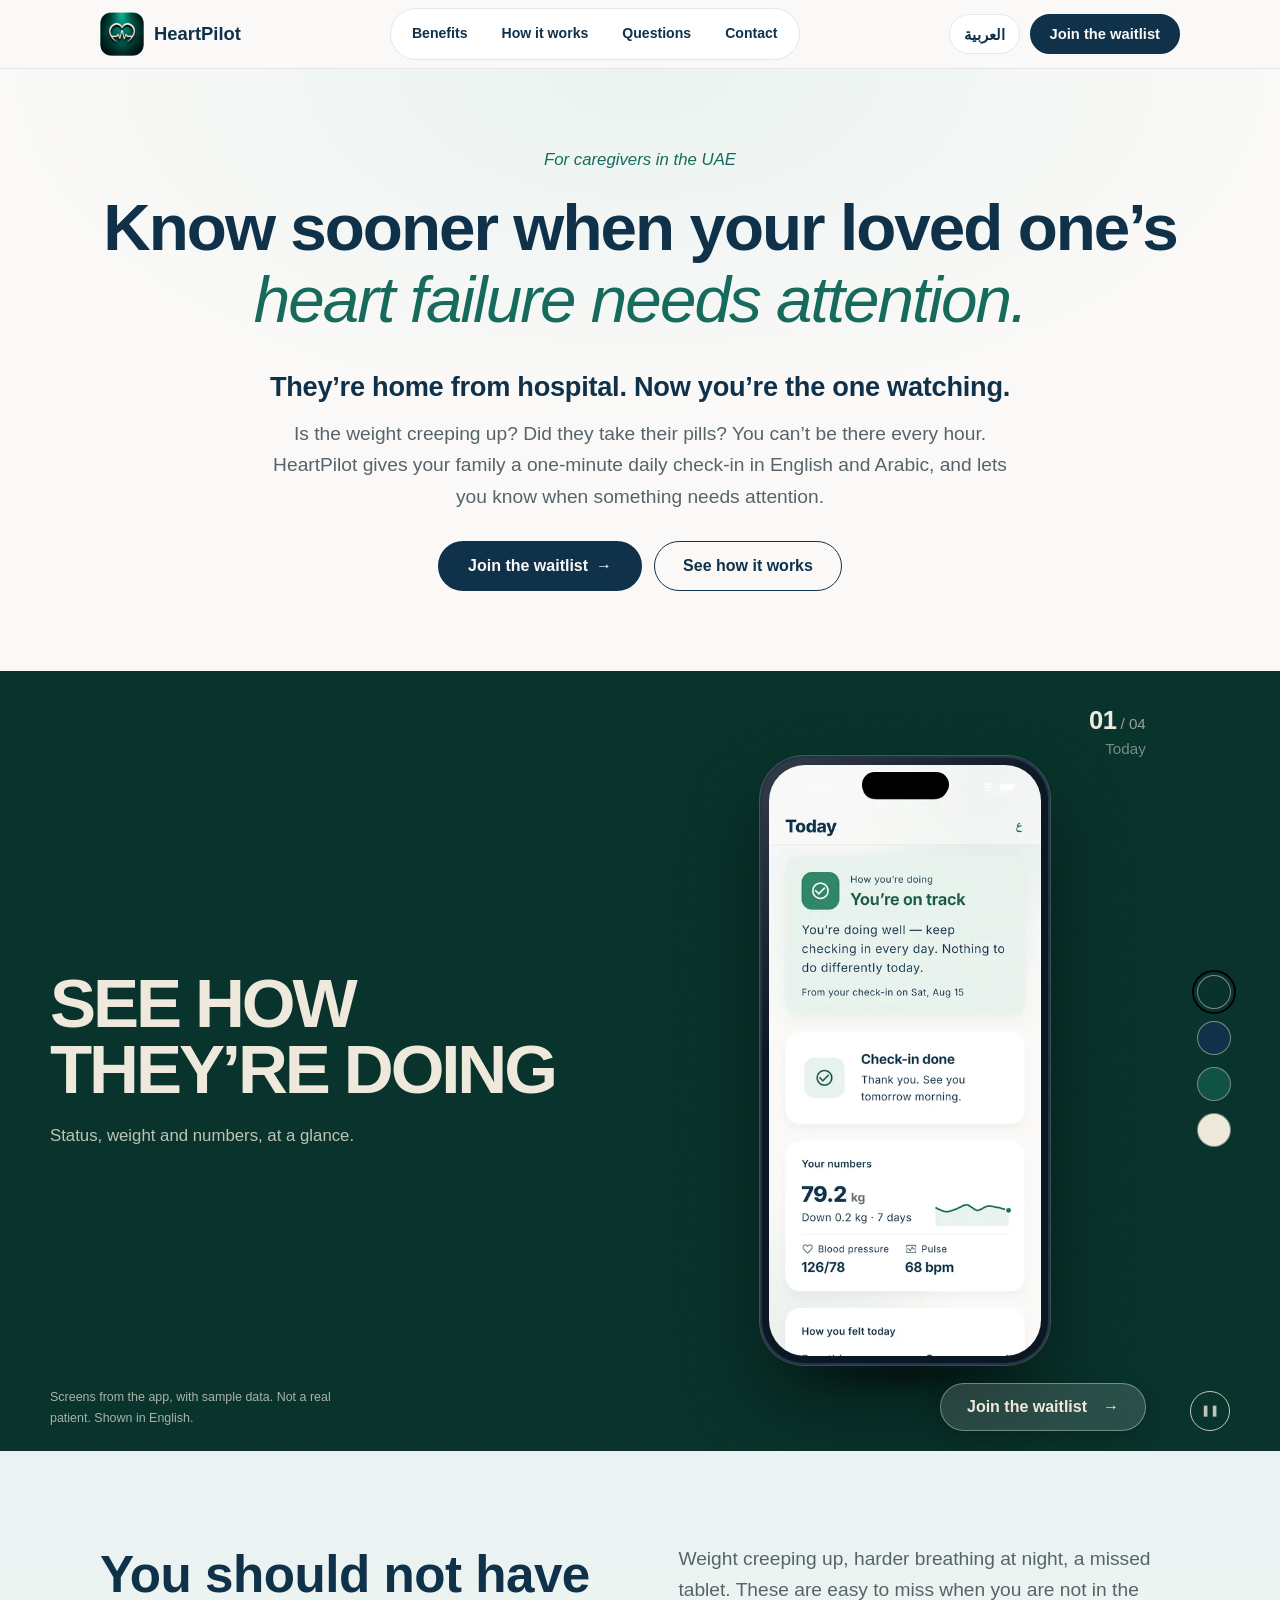
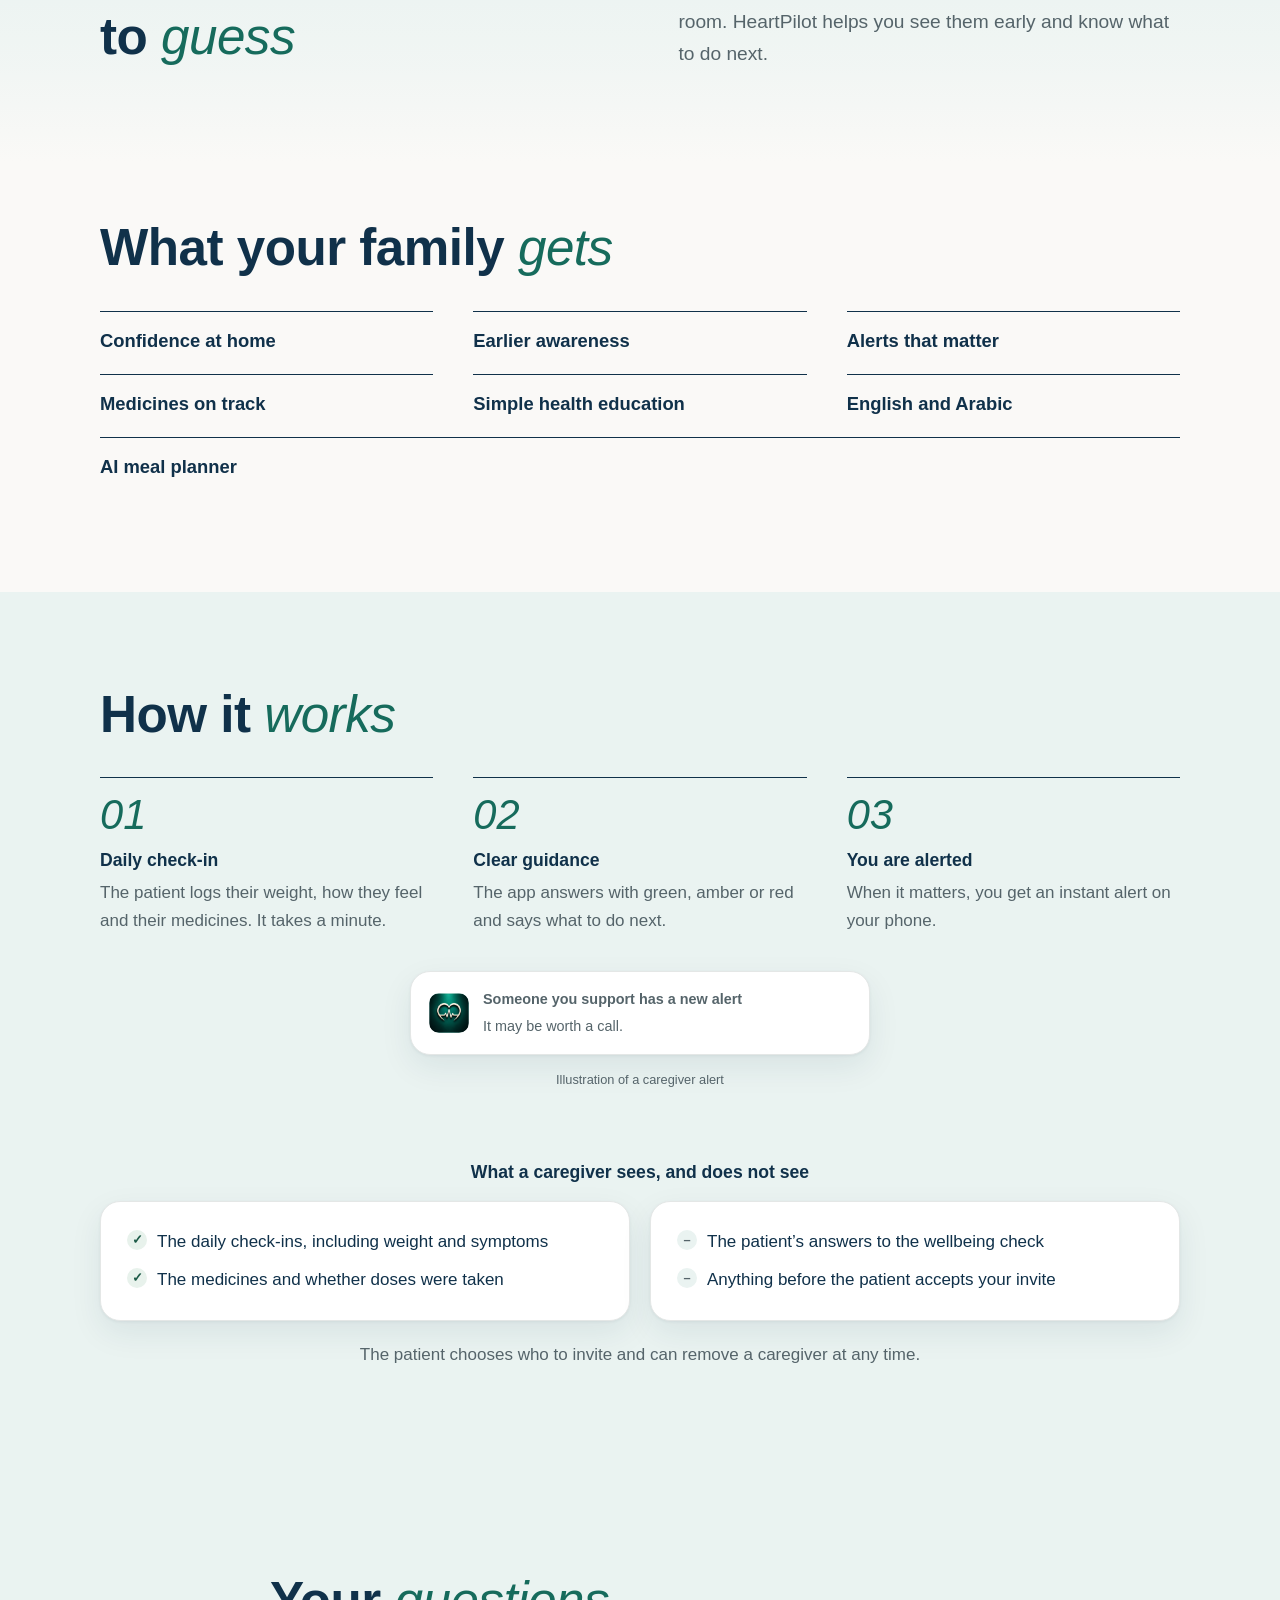
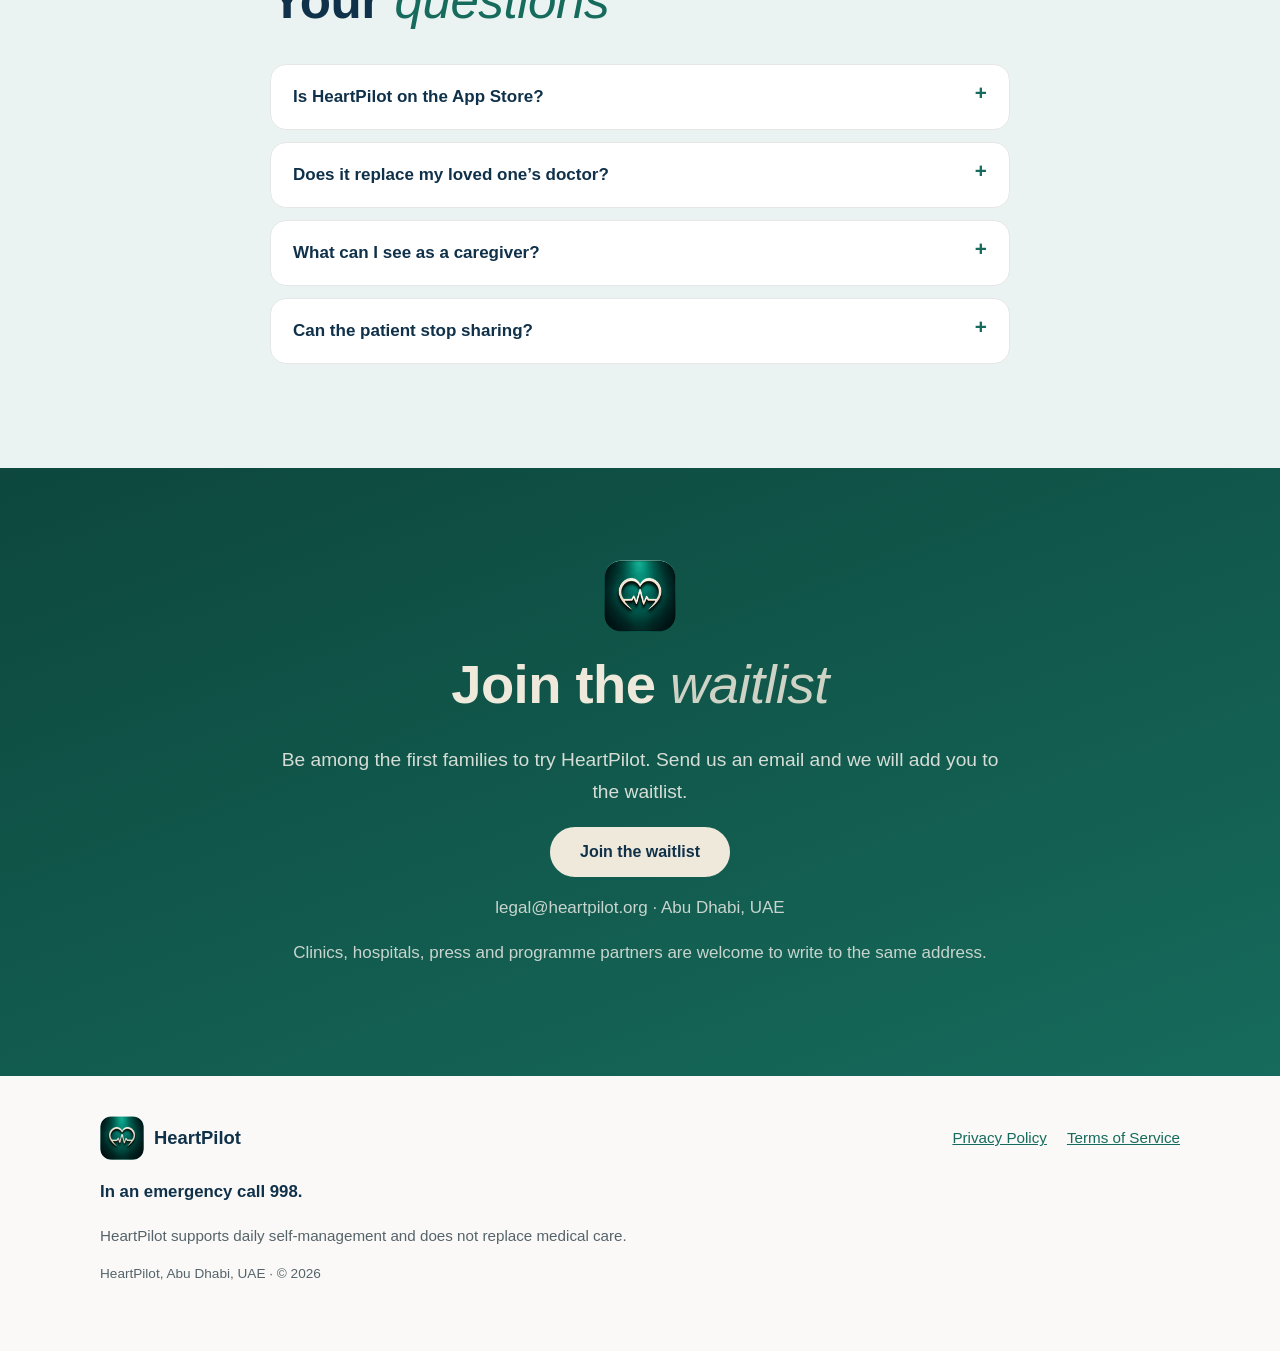
<file: index.html>
<!DOCTYPE html>
<html lang="en" dir="ltr">
<head>
<meta charset="utf-8">
<meta name="viewport" content="width=device-width, initial-scale=1">
<title>HeartPilot: heart failure care at home for UAE families | Join the waitlist</title>
<meta name="description" content="HeartPilot is a bilingual daily check-in app for people with heart failure. It tells patients what to do and alerts a family caregiver when it matters. In pilot preparation.">
<meta name="title-ar" content="هارت بايلوت: متابعة قصور القلب في البيت للعائلات في الإمارات | انضم إلى قائمة الانتظار">
<meta name="description-ar" content="هارت بايلوت تطبيق للفحص اليومي لمرضى قصور القلب بالعربية والإنجليزية. يخبر المريض بما يفعله وينبّه أحد أفراد العائلة عند الحاجة. قيد التحضير للتجربة.">
<meta name="theme-color" content="#FAF9F7" media="(prefers-color-scheme: light)">
<meta name="theme-color" content="#0B1E2B" media="(prefers-color-scheme: dark)">
<link rel="canonical" href="https://heartpilot.org/">
<link rel="icon" type="image/png" sizes="32x32" href="/assets/favicon-32.png">
<link rel="apple-touch-icon" href="/assets/apple-touch-icon.png">
<meta property="og:type" content="website">
<meta property="og:site_name" content="HeartPilot">
<meta property="og:title" content="HeartPilot: heart failure care at home for UAE families | Join the waitlist">
<meta property="og:description" content="HeartPilot is a bilingual daily check-in app for people with heart failure. It tells patients what to do and alerts a family caregiver when it matters. In pilot preparation.">
<meta property="og:url" content="https://heartpilot.org/">
<meta property="og:image" content="https://heartpilot.org/assets/og-image.png">
<meta property="og:image:width" content="1200">
<meta property="og:image:height" content="630">
<meta property="og:image:alt" content="HeartPilot, heart failure care that goes home with the patient">
<meta name="twitter:card" content="summary_large_image">
<meta name="twitter:title" content="HeartPilot: heart failure care at home for UAE families | Join the waitlist">
<meta name="twitter:description" content="HeartPilot is a bilingual daily check-in app for people with heart failure. It tells patients what to do and alerts a family caregiver when it matters. In pilot preparation.">
<meta name="twitter:image" content="https://heartpilot.org/assets/og-image.png">
<script type="application/ld+json">{"@context":"https://schema.org","@type":"Organization","name":"HeartPilot","url":"https://heartpilot.org/","logo":"https://heartpilot.org/assets/apple-touch-icon.png","email":"legal@heartpilot.org","address":{"@type":"PostalAddress","addressLocality":"Abu Dhabi","addressCountry":"AE"}}</script>
<link rel="stylesheet" href="/assets/css/styles.css">
<script src="/assets/js/main.js" defer></script>
</head>
<body>
<a class="skip" href="#main"><span data-l="en">Skip to content</span><span data-l="ar" lang="ar">انتقل إلى المحتوى</span></a>
<header class="site-header"><div class="wrap bar">
<a class="brand" href="/" aria-label="HeartPilot home" data-aria-en="HeartPilot home" data-aria-ar="HeartPilot، الصفحة الرئيسية"><img class="logo" src="/assets/logo-128.png" width="44" height="44" alt=""><span class="word">HeartPilot</span></a>
<nav class="pill-nav" aria-label="Page sections" data-aria-en="Page sections" data-aria-ar="أقسام الصفحة"><a href="#benefits"><span data-l="en">Benefits</span><span data-l="ar" lang="ar">المزايا</span></a><a href="#how"><span data-l="en">How it works</span><span data-l="ar" lang="ar">كيف يعمل</span></a><a href="#faq"><span data-l="en">Questions</span><span data-l="ar" lang="ar">أسئلة</span></a><a href="#contact"><span data-l="en">Contact</span><span data-l="ar" lang="ar">تواصل</span></a></nav>
<div class="tools">
<button type="button" class="lang" id="lang" aria-label="العربية, switch language to Arabic" data-aria-en="العربية, switch language to Arabic" data-aria-ar="English، التبديل إلى الإنجليزية"><span data-l="en" lang="ar">العربية</span><span data-l="ar">English</span></button>
<a class="btn btn-sm btn-dark" href="/#contact"><span data-l="en">Join the waitlist</span><span data-l="ar" lang="ar">انضم إلى قائمة الانتظار</span></a>
</div></div></header>
<main id="main">
<section class="hero"><div class="wrap center">
<p class="eyebrow tagline"><span data-l="en">For caregivers in the UAE</span><span data-l="ar" lang="ar">لمقدّمي الرعاية في الإمارات</span></p>
<h1><span data-l="en">Know sooner when your loved one’s <em>heart failure needs attention.</em></span><span data-l="ar" lang="ar">اعرف مبكراً متى يحتاج مريض قصور القلب في عائلتك <em>إلى انتباه.</em></span></h1>
<p class="lead lead-hero"><span data-l="en"><strong>They’re home from hospital. Now you’re the one watching.</strong> Is the weight creeping up? Did they take their pills? You can’t be there every hour. HeartPilot gives your family a one-minute daily check-in in English and Arabic, and lets you know when something needs attention.</span><span data-l="ar" lang="ar"><strong>مريضكم عاد إلى البيت، والآن أنتم من يراقب.</strong> هل يزداد الوزن؟ هل أخذ أدويته؟ لا يمكنكم أن تكونوا بجانبه كل ساعة. يقدّم لكم هارت بايلوت فحصاً يومياً من دقيقة بالعربية والإنجليزية، ويُعلمكم عندما يحتاج أمر ما إلى انتباه.</span></p>
<div class="cta"><a class="btn btn-dark" href="#contact"><span data-l="en">Join the waitlist</span><span data-l="ar" lang="ar">انضم إلى قائمة الانتظار</span><i aria-hidden="true" class="arr">→</i></a><a class="btn btn-ghost" href="#how"><span data-l="en">See how it works</span><span data-l="ar" lang="ar">شاهد كيف يعمل</span></a></div>
</div></section>
<section class="show" id="screens" data-c="0" role="region" aria-roledescription="carousel" aria-label="Screens from the HeartPilot app, with sample data" data-aria-en="Screens from the HeartPilot app, with sample data" data-aria-ar="شاشات من تطبيق هارت بايلوت ببيانات تجريبية">
<div class="grain" aria-hidden="true"></div>
<h2 class="sr"><span data-l="en">Inside the app</span><span data-l="ar" lang="ar">داخل التطبيق</span></h2>
<div class="viewport"><div class="track" id="track"><div class="slide"><div class="si"><div class="s-copy"><h3 class="s-h"><span data-l="en">SEE HOW THEY’RE DOING</span><span data-l="ar" lang="ar">اعرفوا كيف حاله</span></h3><p><span data-l="en">Status, weight and numbers, at a glance.</span><span data-l="ar" lang="ar">الحالة والوزن والأرقام بنظرة واحدة.</span></p></div><div class="s-phone"><span class="shadow"></span><span class="ph2"><span class="notch"></span><img src="/assets/app-today.webp" width="420" height="913" alt="" loading="eager" decoding="async"></span></div><div class="s-meta"><b>01</b><span>/ 04</span><em><span data-l="en">Today</span><span data-l="ar" lang="ar">اليوم</span></em></div></div></div><div class="slide"><div class="si"><div class="s-copy"><h3 class="s-h"><span data-l="en">ONE MINUTE A DAY</span><span data-l="ar" lang="ar">دقيقة واحدة في اليوم</span></h3><p><span data-l="en">Weight and symptoms, in plain questions.</span><span data-l="ar" lang="ar">الوزن والأعراض بأسئلة بسيطة.</span></p></div><div class="s-phone"><span class="shadow"></span><span class="ph2"><span class="notch"></span><img src="/assets/app-checkin.webp" width="420" height="913" alt="" loading="eager" decoding="async"></span></div><div class="s-meta"><b>02</b><span>/ 04</span><em><span data-l="en">Daily check-in</span><span data-l="ar" lang="ar">الفحص اليومي</span></em></div></div></div><div class="slide"><div class="si"><div class="s-copy"><h3 class="s-h"><span data-l="en">DOSES, TAKEN OR MISSED</span><span data-l="ar" lang="ar">الجرعات، أُخذت أو فاتت</span></h3><p><span data-l="en">Reminders, and a record of every dose.</span><span data-l="ar" lang="ar">تذكيرات وسجل لكل جرعة.</span></p></div><div class="s-phone"><span class="shadow"></span><span class="ph2"><span class="notch"></span><img src="/assets/app-medicines.webp" width="420" height="913" alt="" loading="eager" decoding="async"></span></div><div class="s-meta"><b>03</b><span>/ 04</span><em><span data-l="en">Medicines</span><span data-l="ar" lang="ar">الأدوية</span></em></div></div></div><div class="slide"><div class="si"><div class="s-copy"><h3 class="s-h"><span data-l="en">SIMPLE HEALTH EDUCATION</span><span data-l="ar" lang="ar">تثقيف صحي مبسّط</span></h3><p><span data-l="en">Short, plain explanations for the whole family.</span><span data-l="ar" lang="ar">شروحات قصيرة وواضحة لكل العائلة.</span></p></div><div class="s-phone"><span class="shadow"></span><span class="ph2"><span class="notch"></span><img src="/assets/app-learn.webp" width="420" height="913" alt="" loading="eager" decoding="async"></span></div><div class="s-meta"><b>04</b><span>/ 04</span><em><span data-l="en">Learn</span><span data-l="ar" lang="ar">التعلّم</span></em></div></div></div><div class="slide" aria-hidden="true"><div class="si"><div class="s-copy"><h3 class="s-h"><span data-l="en">SEE HOW THEY’RE DOING</span><span data-l="ar" lang="ar">اعرفوا كيف حاله</span></h3><p><span data-l="en">Status, weight and numbers, at a glance.</span><span data-l="ar" lang="ar">الحالة والوزن والأرقام بنظرة واحدة.</span></p></div><div class="s-phone"><span class="shadow"></span><span class="ph2"><span class="notch"></span><img src="/assets/app-today.webp" width="420" height="913" alt="" loading="eager" decoding="async"></span></div><div class="s-meta"><b>01</b><span>/ 04</span><em><span data-l="en">Today</span><span data-l="ar" lang="ar">اليوم</span></em></div></div></div></div></div>
<div class="fixed"><div class="si fx">
<p class="show-cap"><span data-l="en">Screens from the app, with sample data. Not a real patient. Shown in English.</span><span data-l="ar" lang="ar">شاشات من التطبيق ببيانات تجريبية، وليست لمريض حقيقي. تظهر بالإنجليزية.</span></p>
<div class="swatches"><button type="button" class="sw on" data-i="0" aria-label="Show screen 1: Today" data-aria-en="Show screen 1: Today" data-aria-ar="عرض الشاشة 1: اليوم"></button><button type="button" class="sw" data-i="1" aria-label="Show screen 2: Daily check-in" data-aria-en="Show screen 2: Daily check-in" data-aria-ar="عرض الشاشة 2: الفحص اليومي"></button><button type="button" class="sw" data-i="2" aria-label="Show screen 3: Medicines" data-aria-en="Show screen 3: Medicines" data-aria-ar="عرض الشاشة 3: الأدوية"></button><button type="button" class="sw" data-i="3" aria-label="Show screen 4: Learn" data-aria-en="Show screen 4: Learn" data-aria-ar="عرض الشاشة 4: التعلّم"></button></div>
<a class="glass-cta" href="#contact"><span data-l="en">Join the waitlist</span><span data-l="ar" lang="ar">انضم إلى قائمة الانتظار</span><i aria-hidden="true" class="arr">→</i></a>
<button type="button" class="pause" id="pause" aria-pressed="false" aria-label="Pause the screens" data-aria-en="Pause the screens" data-aria-ar="إيقاف عرض الشاشات مؤقتاً">❚❚</button>
</div></div>
</section>
<section class="alt fade-down"><div class="wrap split">
<h2><span data-l="en">You should not have to <em>guess</em></span><span data-l="ar" lang="ar">لا ينبغي أن <em>تظل تخمّن</em></span></h2>
<p class="lead"><span data-l="en">Weight creeping up, harder breathing at night, a missed tablet. These are easy to miss when you are not in the room. HeartPilot helps you see them early and know what to do next.</span><span data-l="ar" lang="ar">زيادة الوزن شيئاً فشيئاً، وصعوبة التنفس في الليل، وجرعة منسية. أمور يسهل أن تفوتك حين لا تكون بجانب المريض. يساعدك هارت بايلوت على ملاحظتها مبكراً ومعرفة الخطوة التالية.</span></p>
</div></section>
<section id="benefits"><div class="wrap">
<div class="sec-head"><h2><span data-l="en">What your family <em>gets</em></span><span data-l="ar" lang="ar">ماذا <em>تحصل عائلتك</em></span></h2></div>
<ul class="grid"><li class="col"><h3><span data-l="en">Confidence at home</span><span data-l="ar" lang="ar">ثقة في البيت</span></h3></li><li class="col"><h3><span data-l="en">Earlier awareness</span><span data-l="ar" lang="ar">انتباه أبكر</span></h3></li><li class="col"><h3><span data-l="en">Alerts that matter</span><span data-l="ar" lang="ar">تنبيهات عند الحاجة</span></h3></li><li class="col"><h3><span data-l="en">Medicines on track</span><span data-l="ar" lang="ar">الأدوية في موعدها</span></h3></li><li class="col"><h3><span data-l="en">Simple health education</span><span data-l="ar" lang="ar">تثقيف صحي مبسّط</span></h3></li><li class="col"><h3><span data-l="en">English and Arabic</span><span data-l="ar" lang="ar">العربية والإنجليزية</span></h3></li><li class="col soon"><h3><span data-l="en">AI meal planner</span><span data-l="ar" lang="ar">مخطط وجبات بالذكاء الاصطناعي</span></h3></li></ul></div></section>
<section class="alt" id="how"><div class="wrap">
<div class="sec-head"><h2><span data-l="en">How it <em>works</em></span><span data-l="ar" lang="ar">كيف <em>يعمل</em></span></h2></div>
<ol class="steps">
<li class="step"><span class="num">01</span><h3><span data-l="en">Daily check-in</span><span data-l="ar" lang="ar">الفحص اليومي</span></h3><p><span data-l="en">The patient logs their weight, how they feel and their medicines. It takes a minute.</span><span data-l="ar" lang="ar">يسجّل المريض وزنه وشعوره وأدويته. يستغرق ذلك دقيقة واحدة.</span></p></li>
<li class="step"><span class="num">02</span><h3><span data-l="en">Clear guidance</span><span data-l="ar" lang="ar">إرشاد واضح</span></h3><p><span data-l="en">The app answers with green, amber or red and says what to do next.</span><span data-l="ar" lang="ar">يجيب التطبيق بالأخضر أو البرتقالي أو الأحمر ويقول ما يجب فعله بعد ذلك.</span></p></li>
<li class="step"><span class="num">03</span><h3><span data-l="en">You are alerted</span><span data-l="ar" lang="ar">يصلك تنبيه</span></h3><p><span data-l="en">When it matters, you get an instant alert on your phone.</span><span data-l="ar" lang="ar">عندما يستدعي الأمر ذلك، يصلك تنبيه فوري على هاتفك.</span></p></li>
</ol>
<div class="notif" role="img" aria-label="An illustration of a caregiver alert notification" data-aria-en="An illustration of a caregiver alert notification" data-aria-ar="رسم توضيحي لتنبيه يصل إلى أحد أفراد العائلة"><img class="logo" src="/assets/logo-128.png" width="40" height="40" alt=""><div><b><span data-l="en">Someone you support has a new alert</span><span data-l="ar" lang="ar">لدى شخص تدعمه تنبيه جديد</span></b><span><span data-l="en">It may be worth a call.</span><span data-l="ar" lang="ar">قد يستحق الأمر مكالمة.</span></span></div></div>
<p class="cap center"><span data-l="en">Illustration of a caregiver alert</span><span data-l="ar" lang="ar">رسم توضيحي لتنبيه يصل إلى أحد أفراد العائلة</span></p>
<h3 class="sub"><span data-l="en">What a caregiver sees, and does not see</span><span data-l="ar" lang="ar">ما يراه أحد أفراد العائلة وما لا يراه</span></h3>
<div class="two"><div class="card"><ul class="ticks"><li><span data-l="en">The daily check-ins, including weight and symptoms</span><span data-l="ar" lang="ar">التسجيلات اليومية، ومنها الوزن والأعراض</span></li><li><span data-l="en">The medicines and whether doses were taken</span><span data-l="ar" lang="ar">الأدوية، وهل أُخذت الجرعات</span></li></ul></div>
<div class="card"><ul class="crosses"><li><span data-l="en">The patient’s answers to the wellbeing check</span><span data-l="ar" lang="ar">إجابات المريض عن فحص الحالة النفسية</span></li><li><span data-l="en">Anything before the patient accepts your invite</span><span data-l="ar" lang="ar">أي شيء قبل أن يوافق المريض على دعوتك</span></li></ul></div></div>
<p class="center muted"><span data-l="en">The patient chooses who to invite and can remove a caregiver at any time.</span><span data-l="ar" lang="ar">المريض هو من يختار من يدعوه، ويمكنه إزالة أي شخص في أي وقت.</span></p>
</div></section>
<section class="alt" id="faq"><div class="wrap narrow">
<div class="sec-head"><h2><span data-l="en">Your <em>questions</em></span><span data-l="ar" lang="ar">أسئلة <em>شائعة</em></span></h2></div>
<details class="faq"><summary><span data-l="en">Is HeartPilot on the App Store?</span><span data-l="ar" lang="ar">هل هارت بايلوت متوفر في App Store؟</span></summary><p><span data-l="en">Not yet. It is in pilot preparation and in TestFlight testing. Join the waitlist and we will tell you when you can try it.</span><span data-l="ar" lang="ar">ليس بعد. التطبيق قيد التحضير للتجربة ونختبره عبر TestFlight. انضم إلى قائمة الانتظار وسنخبرك عندما تتاح لك التجربة.</span></p></details><details class="faq"><summary><span data-l="en">Does it replace my loved one’s doctor?</span><span data-l="ar" lang="ar">هل يغني عن طبيب مريضي؟</span></summary><p><span data-l="en">No. HeartPilot supports daily self-management and does not replace medical care. In an emergency call 998.</span><span data-l="ar" lang="ar">لا. يساعد هارت بايلوت على المتابعة اليومية الذاتية، ولا يغني عن الرعاية الطبية. في حالة الطوارئ اتصل بالرقم 998.</span></p></details><details class="faq"><summary><span data-l="en">What can I see as a caregiver?</span><span data-l="ar" lang="ar">ماذا أرى بصفتي أحد أفراد العائلة؟</span></summary><p><span data-l="en">The daily check-ins, the medicines and whether doses were taken. You do not see the patient’s answers to the wellbeing check.</span><span data-l="ar" lang="ar">التسجيلات اليومية والأدوية وهل أُخذت الجرعات. لا ترى إجابات المريض عن فحص الحالة النفسية.</span></p></details><details class="faq"><summary><span data-l="en">Can the patient stop sharing?</span><span data-l="ar" lang="ar">هل يستطيع المريض إيقاف المشاركة؟</span></summary><p><span data-l="en">Yes. The patient chooses who to invite and can remove a caregiver at any time. Patients and caregivers can also delete their account inside the app.</span><span data-l="ar" lang="ar">نعم. المريض هو من يختار من يدعوه ويمكنه إزالة أي شخص في أي وقت. ويمكن للمريض ولأفراد العائلة أيضاً حذف حسابهم من داخل التطبيق.</span></p></details>
</div></section>
<section class="cta-band" id="contact"><div class="wrap narrow center">
<img class="logo logo-lg" src="/assets/logo-128.png" width="72" height="72" alt="">
<h2><span data-l="en">Join the <em>waitlist</em></span><span data-l="ar" lang="ar">انضم إلى <em>قائمة الانتظار</em></span></h2>
<p class="lead"><span data-l="en">Be among the first families to try HeartPilot. Send us an email and we will add you to the waitlist.</span><span data-l="ar" lang="ar">كن بين أولى العائلات التي تجرب هارت بايلوت. راسلنا وسنضيفك إلى قائمة الانتظار.</span></p>
<p><a class="btn" id="mail" href="mailto:legal@heartpilot.org?subject=HeartPilot%20waitlist" data-subj-en="HeartPilot waitlist" data-subj-ar="قائمة انتظار هارت بايلوت"><span data-l="en">Join the waitlist</span><span data-l="ar" lang="ar">انضم إلى قائمة الانتظار</span></a></p>
<p class="muted"><span dir="ltr" class="ltr">legal@heartpilot.org</span> · <span data-l="en">Abu Dhabi, UAE</span><span data-l="ar" lang="ar">أبوظبي، الإمارات</span></p>
<p class="muted"><span data-l="en">Clinics, hospitals, press and programme partners are welcome to write to the same address.</span><span data-l="ar" lang="ar">نرحب بالعيادات والمستشفيات والصحافة وشركاء البرامج للكتابة إلى العنوان نفسه.</span></p>
</div></section>
</main>
<footer class="site-footer"><div class="wrap">
<div class="foot-top"><span class="brand"><img class="logo" src="/assets/logo-128.png" width="44" height="44" alt=""><span class="word">HeartPilot</span></span>
<ul class="foot-links"><li><a href="/privacy-policy.html"><span data-l="en">Privacy Policy</span><span data-l="ar" lang="ar">سياسة الخصوصية</span></a></li><li><a href="/terms-of-service.html"><span data-l="en">Terms of Service</span><span data-l="ar" lang="ar">شروط الخدمة</span></a></li></ul></div>
<p class="emerg"><strong><span data-l="en">In an emergency call 998.</span><span data-l="ar" lang="ar">في حالة الطوارئ اتصل بالرقم 998.</span></strong></p>
<p><span data-l="en">HeartPilot supports daily self-management and does not replace medical care.</span><span data-l="ar" lang="ar">يساعد هارت بايلوت على المتابعة اليومية الذاتية، ولا يغني عن الرعاية الطبية.</span></p>
<p class="small"><span data-l="en">HeartPilot, Abu Dhabi, UAE</span><span data-l="ar" lang="ar">هارت بايلوت، أبوظبي، الإمارات العربية المتحدة</span> · &copy; 2026</p>
</div></footer>
<dialog id="join" aria-labelledby="join-title">
<form method="dialog" id="join-form" novalidate data-endpoint="" data-to="legal@heartpilot.org">
<button type="button" class="x" id="join-close" aria-label="Close" data-aria-en="Close" data-aria-ar="إغلاق">×</button>
<h2 id="join-title"><span data-l="en">Join the <em>waitlist</em></span><span data-l="ar" lang="ar">انضم إلى <em>قائمة الانتظار</em></span></h2>
<p class="muted"><span data-l="en">Write your email and we will add you. We will only use it to reply about the waitlist.</span><span data-l="ar" lang="ar">اكتب بريدك الإلكتروني وسنضيفك. سنستخدمه فقط للرد عليك بخصوص قائمة الانتظار.</span></p>
<label for="join-email"><span data-l="en">Your email</span><span data-l="ar" lang="ar">بريدك الإلكتروني</span></label>
<input class="hp-field" name="website" type="text" tabindex="-1" autocomplete="off" aria-hidden="true">
<input id="join-email" name="email" type="email" inputmode="email" autocomplete="email" required dir="ltr" placeholder="name@example.com">
<p class="err" id="join-err" role="alert" hidden><span data-l="en">Please enter a valid email address.</span><span data-l="ar" lang="ar">يرجى إدخال بريد إلكتروني صحيح.</span></p>
<button type="submit" class="btn btn-dark wide" id="join-go"><span data-l="en">Join the waitlist</span><span data-l="ar" lang="ar">انضم إلى قائمة الانتظار</span></button>
<p class="small muted"><a href="/privacy-policy.html"><span data-l="en">Privacy Policy</span><span data-l="ar" lang="ar">سياسة الخصوصية</span></a></p>
<div class="ok" id="join-ok" role="status" hidden><strong><span data-l="en">Almost done</span><span data-l="ar" lang="ar">اقتربنا</span></strong><span><span data-l="en">Your email app has opened with your request. Press send to finish joining.</span><span data-l="ar" lang="ar">فُتح تطبيق البريد لديك مع طلبك. اضغط إرسال لإكمال الانضمام.</span></span></div>
</form></dialog>
</body>
</html>
</file>
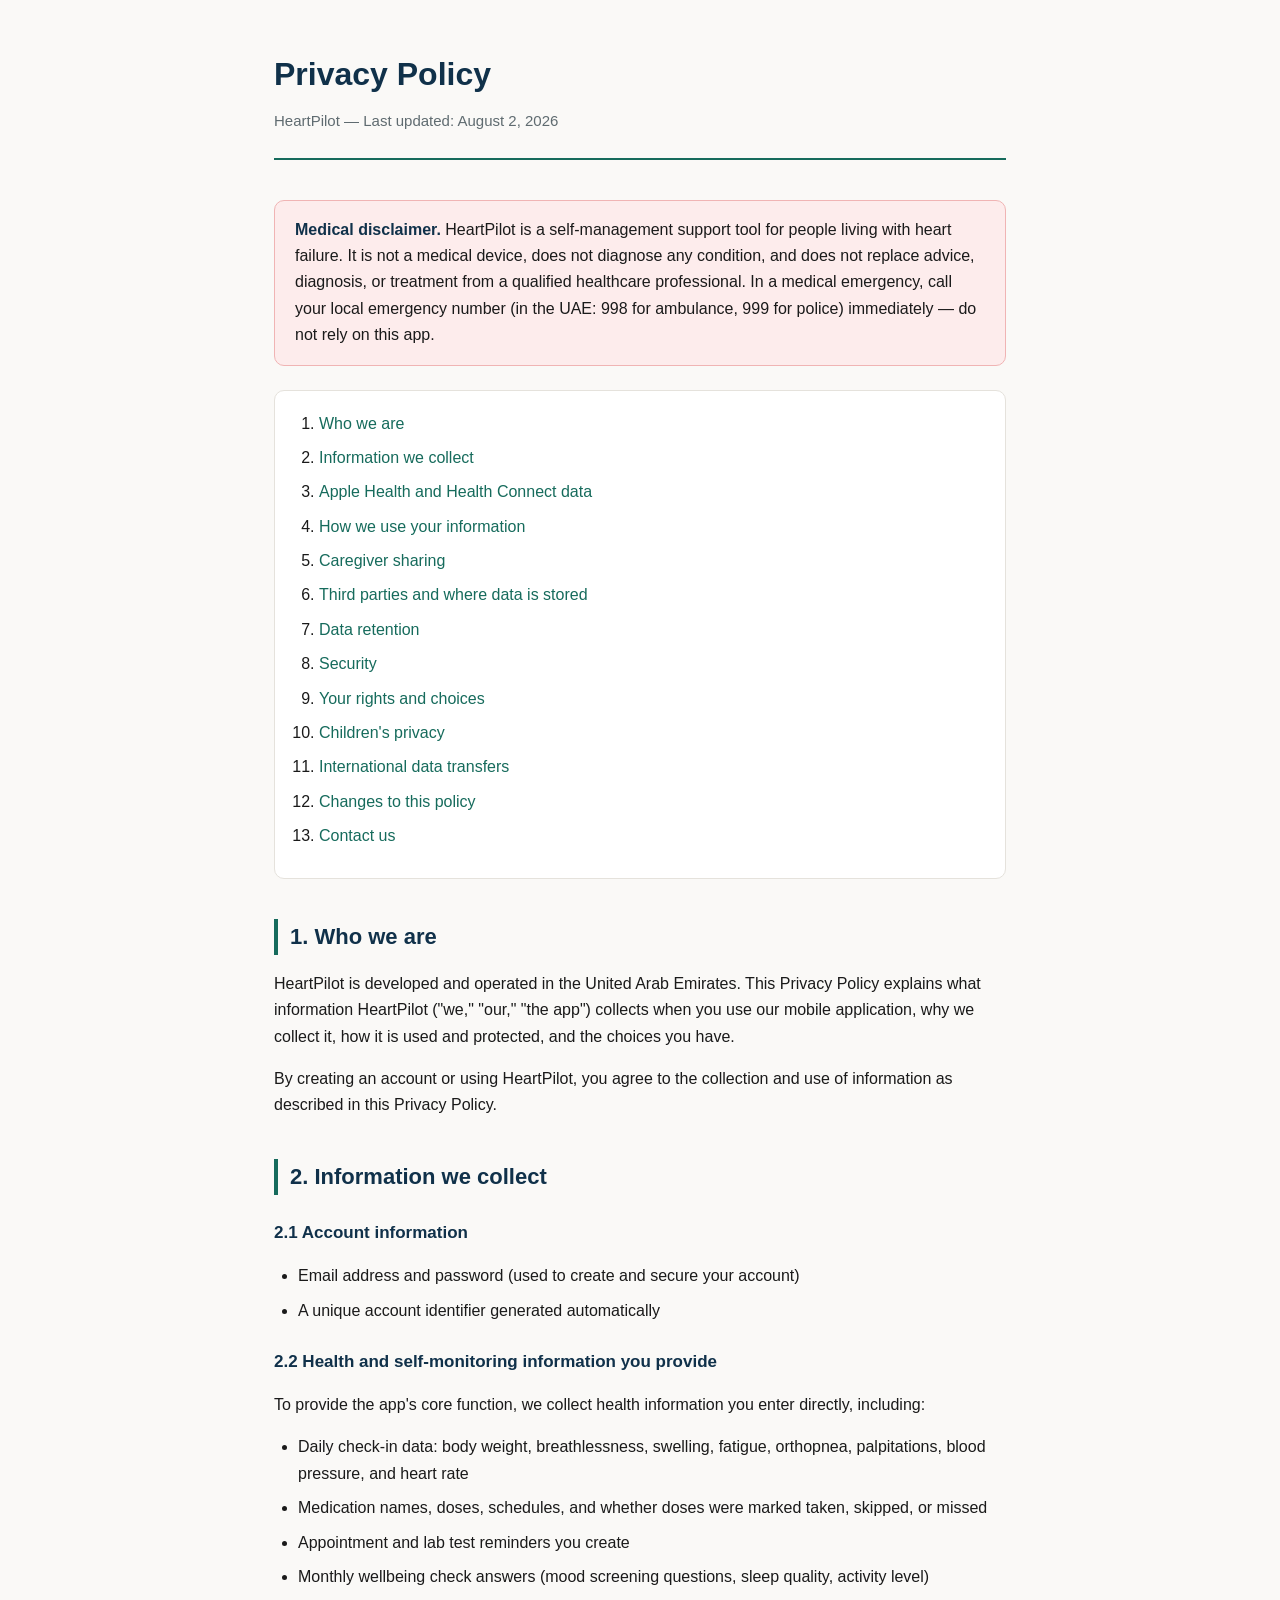
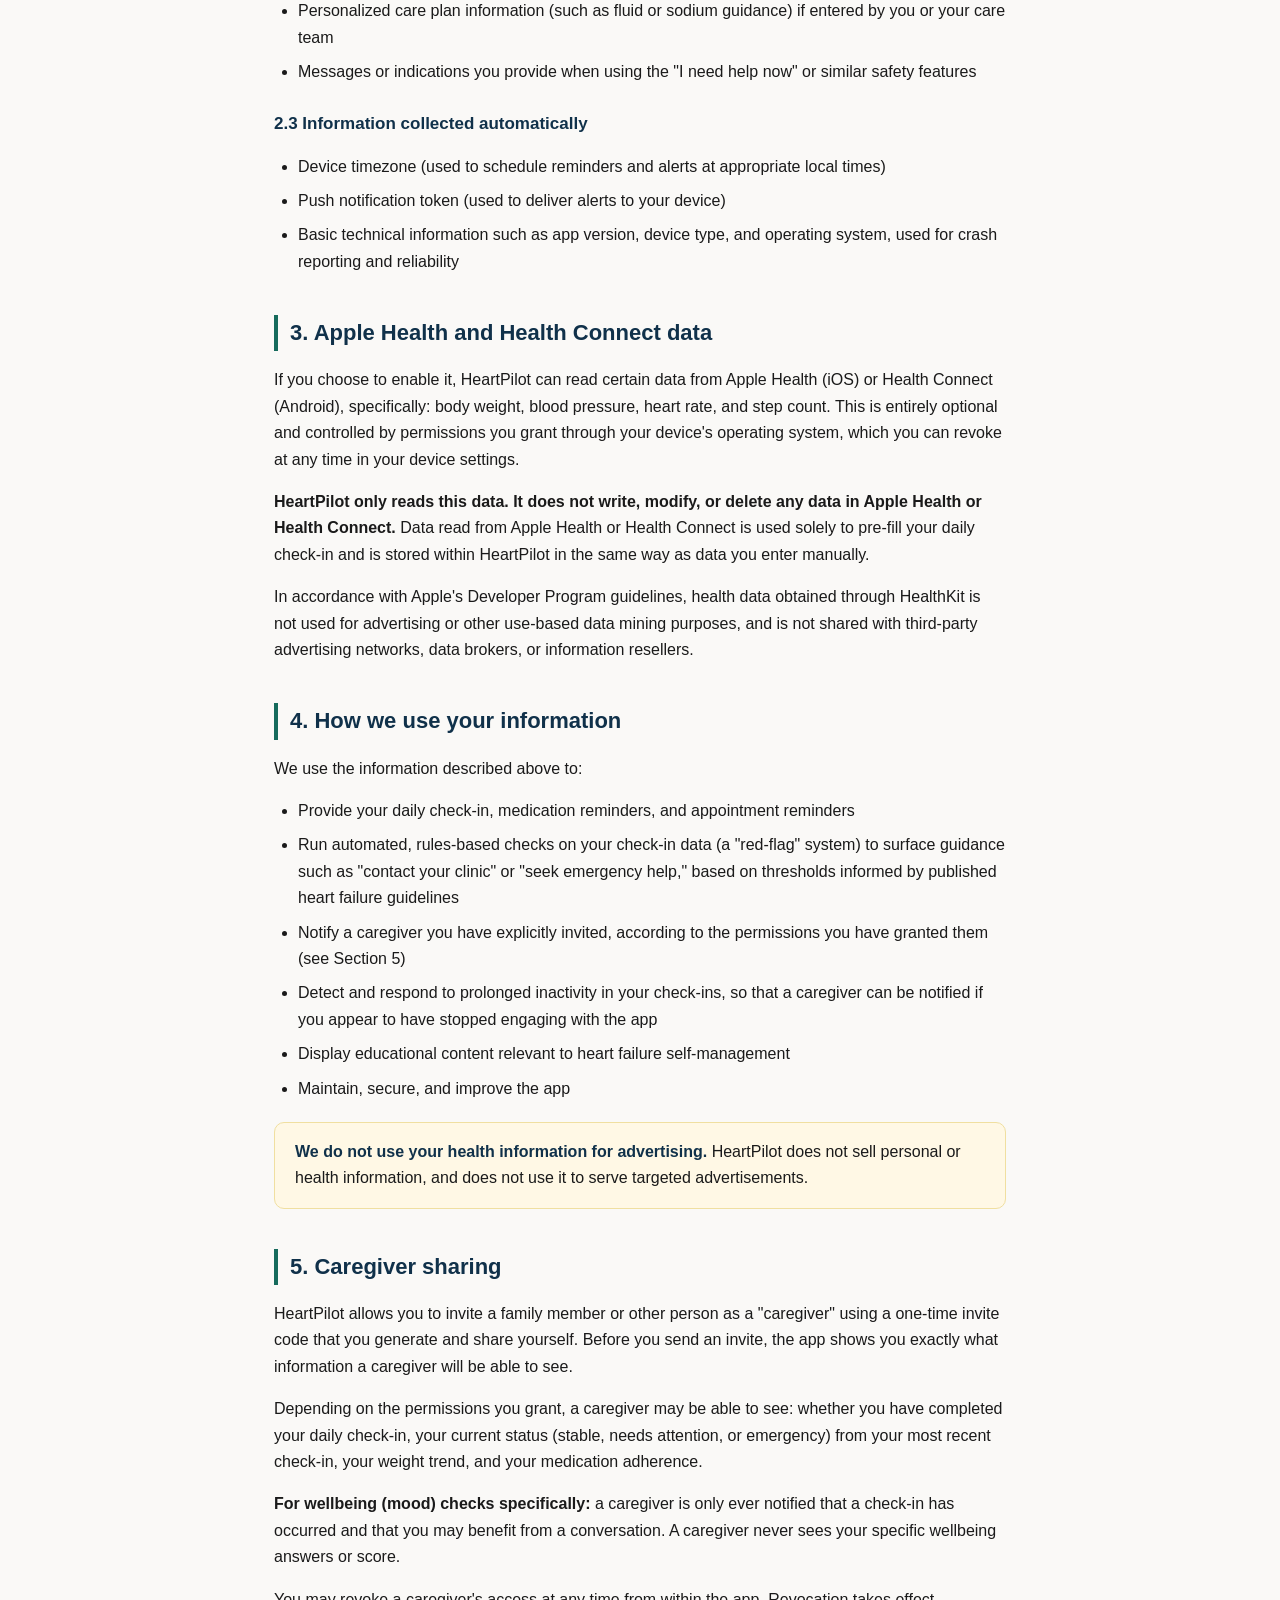
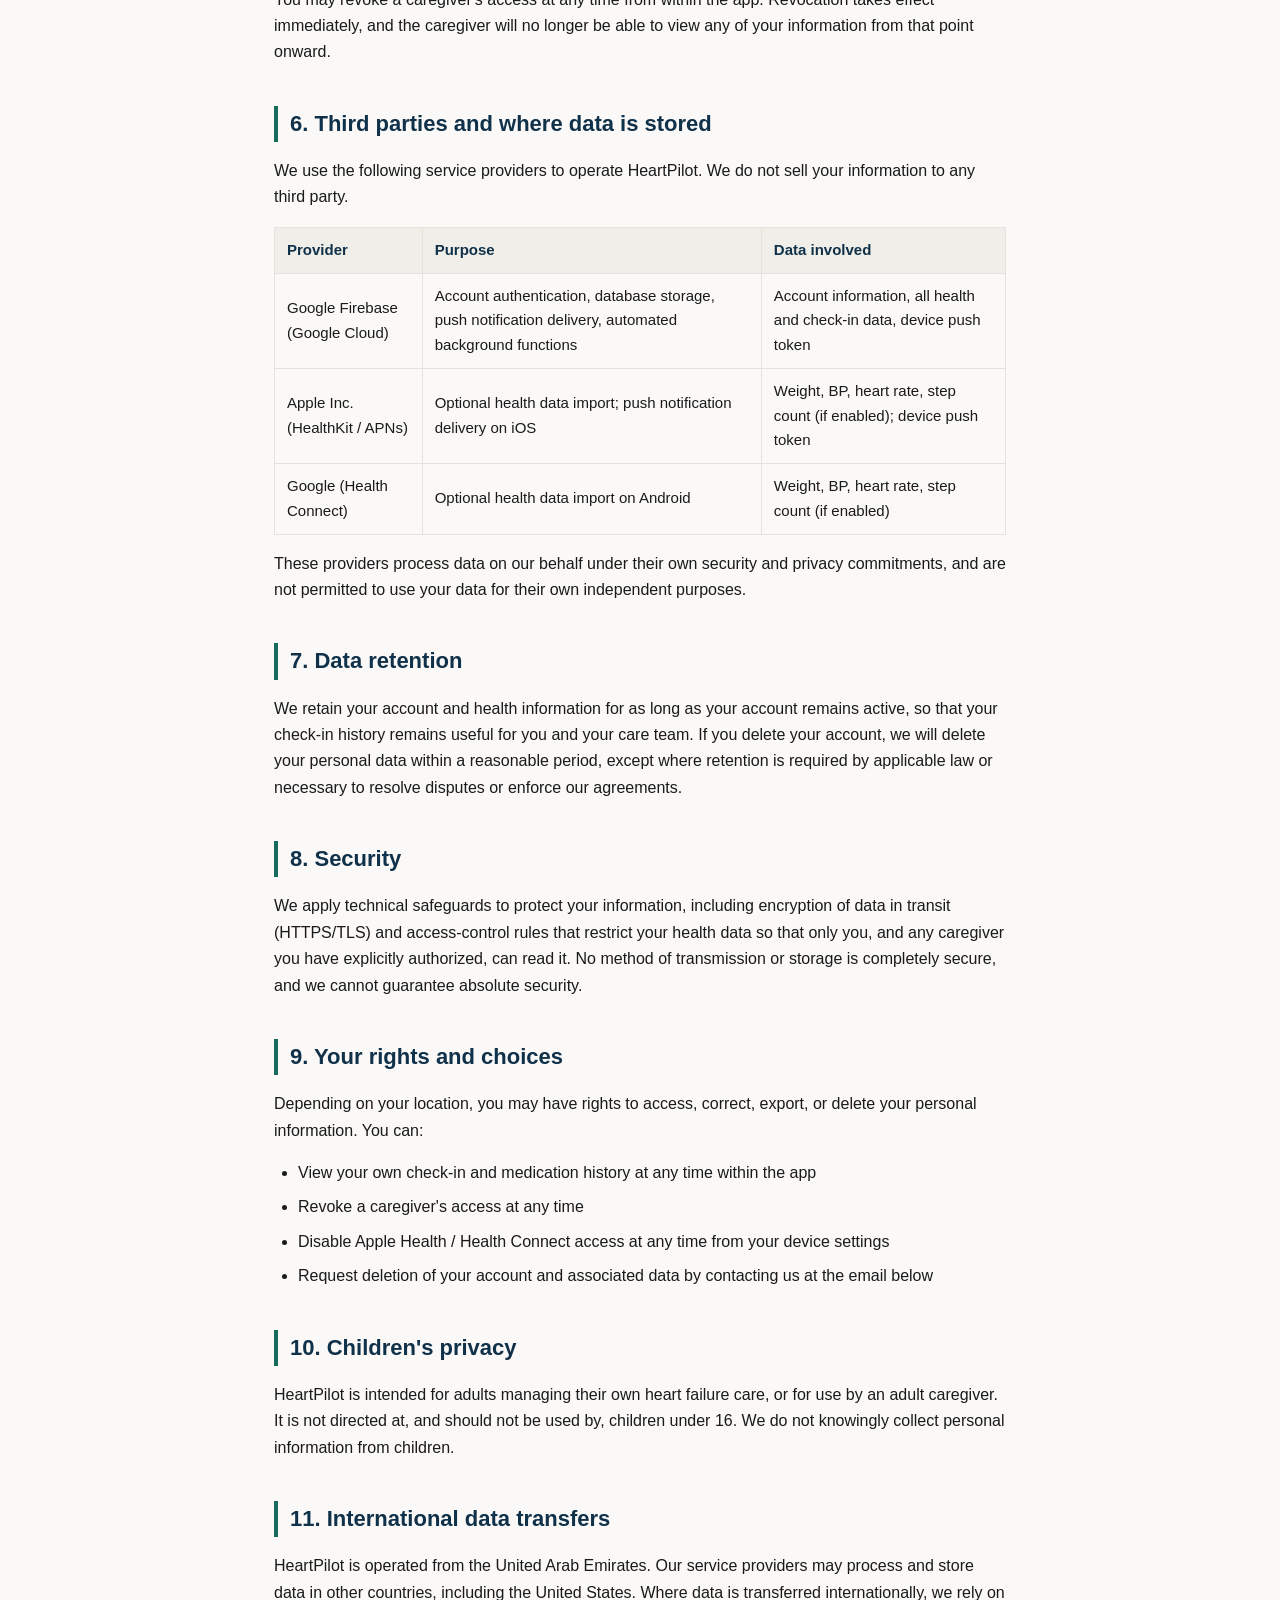
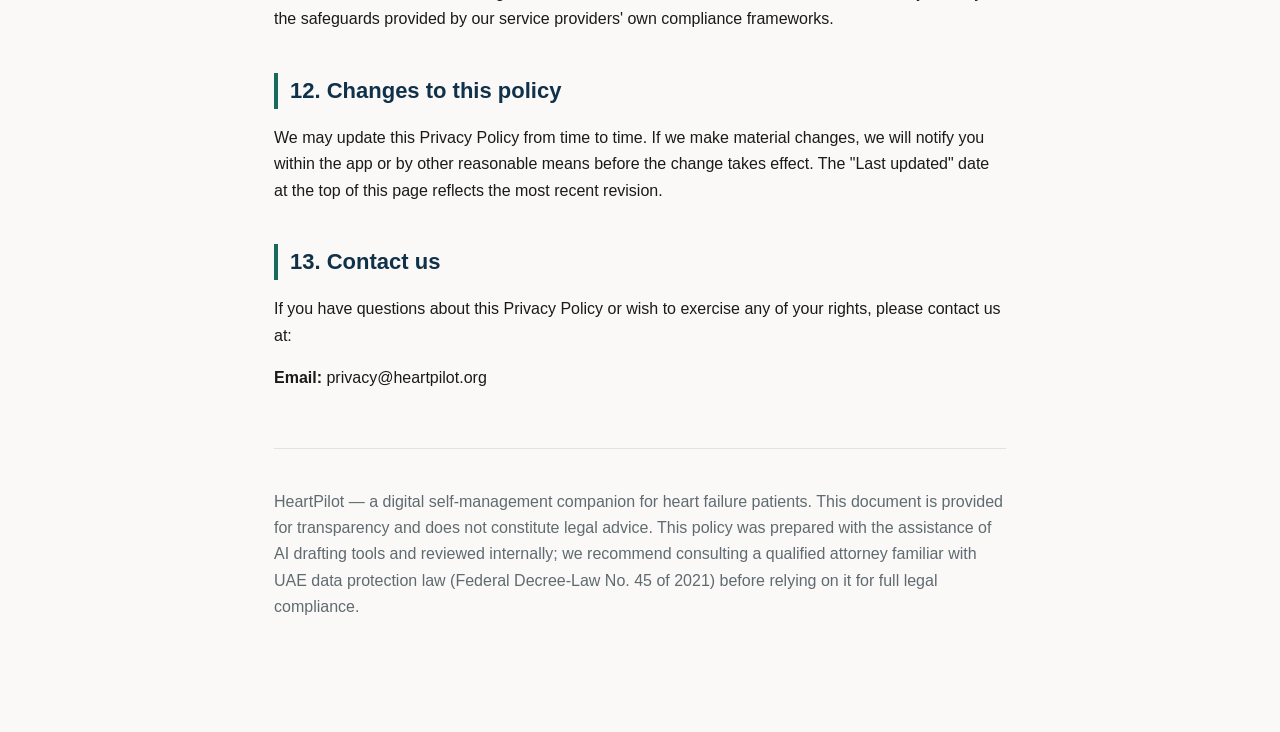
<file: privacy-policy.html>
<!DOCTYPE html>
<html lang="en">
<head>
<meta charset="UTF-8">
<meta name="viewport" content="width=device-width, initial-scale=1.0">
<title>Privacy Policy — HeartPilot</title>
<style>
  :root {
    --teal: #166B5C;
    --navy: #10314A;
    --bg: #FAF9F7;
    --text: #1A1A1A;
    --muted: #5F6B70;
    --border: #E5E2DC;
  }
  * { box-sizing: border-box; }
  body {
    font-family: -apple-system, BlinkMacSystemFont, "Segoe UI", Roboto, Helvetica, Arial, sans-serif;
    background: var(--bg);
    color: var(--text);
    line-height: 1.65;
    margin: 0;
    padding: 0;
  }
  .wrap {
    max-width: 780px;
    margin: 0 auto;
    padding: 48px 24px 96px;
  }
  header {
    margin-bottom: 40px;
    border-bottom: 2px solid var(--teal);
    padding-bottom: 24px;
  }
  h1 {
    color: var(--navy);
    font-size: 32px;
    margin: 0 0 8px;
  }
  .subtitle {
    color: var(--muted);
    font-size: 15px;
  }
  h2 {
    color: var(--navy);
    font-size: 22px;
    margin-top: 40px;
    margin-bottom: 12px;
    border-left: 4px solid var(--teal);
    padding-left: 12px;
  }
  h3 {
    color: var(--navy);
    font-size: 17px;
    margin-top: 24px;
    margin-bottom: 8px;
  }
  p, li { font-size: 16px; }
  ul, ol { padding-left: 24px; }
  li { margin-bottom: 8px; }
  .callout {
    background: #FFF8E5;
    border: 1px solid #F0DFA0;
    border-radius: 10px;
    padding: 16px 20px;
    margin: 20px 0;
  }
  .callout.critical {
    background: #FDECEC;
    border-color: #F0B4B4;
  }
  .callout p { margin: 0; }
  .callout strong { color: var(--navy); }
  table {
    width: 100%;
    border-collapse: collapse;
    margin: 16px 0;
    font-size: 15px;
  }
  th, td {
    text-align: left;
    padding: 10px 12px;
    border: 1px solid var(--border);
  }
  th { background: #F0EEE8; color: var(--navy); }
  footer {
    margin-top: 56px;
    padding-top: 24px;
    border-top: 1px solid var(--border);
    color: var(--muted);
    font-size: 14px;
  }
  a { color: var(--teal); }
  .toc {
    background: white;
    border: 1px solid var(--border);
    border-radius: 10px;
    padding: 20px 24px;
    margin: 24px 0;
  }
  .toc ol { margin: 0; padding-left: 20px; }
  .toc a { text-decoration: none; }
</style>
</head>
<body>
<div class="wrap">

<header>
  <h1>Privacy Policy</h1>
  <div class="subtitle">HeartPilot — Last updated: August 2, 2026</div>
</header>

<div class="callout critical">
  <p><strong>Medical disclaimer.</strong> HeartPilot is a self-management support tool for people living with heart failure. It is not a medical device, does not diagnose any condition, and does not replace advice, diagnosis, or treatment from a qualified healthcare professional. In a medical emergency, call your local emergency number (in the UAE: 998 for ambulance, 999 for police) immediately — do not rely on this app.</p>
</div>

<div class="toc">
  <ol>
    <li><a href="#who-we-are">Who we are</a></li>
    <li><a href="#what-we-collect">Information we collect</a></li>
    <li><a href="#healthkit">Apple Health and Health Connect data</a></li>
    <li><a href="#how-we-use">How we use your information</a></li>
    <li><a href="#caregivers">Caregiver sharing</a></li>
    <li><a href="#third-parties">Third parties and where data is stored</a></li>
    <li><a href="#retention">Data retention</a></li>
    <li><a href="#security">Security</a></li>
    <li><a href="#your-rights">Your rights and choices</a></li>
    <li><a href="#children">Children's privacy</a></li>
    <li><a href="#international">International data transfers</a></li>
    <li><a href="#changes">Changes to this policy</a></li>
    <li><a href="#contact">Contact us</a></li>
  </ol>
</div>

<h2 id="who-we-are">1. Who we are</h2>
<p>HeartPilot is developed and operated in the United Arab Emirates. This Privacy Policy explains what information HeartPilot ("we," "our," "the app") collects when you use our mobile application, why we collect it, how it is used and protected, and the choices you have.</p>
<p>By creating an account or using HeartPilot, you agree to the collection and use of information as described in this Privacy Policy.</p>

<h2 id="what-we-collect">2. Information we collect</h2>

<h3>2.1 Account information</h3>
<ul>
  <li>Email address and password (used to create and secure your account)</li>
  <li>A unique account identifier generated automatically</li>
</ul>

<h3>2.2 Health and self-monitoring information you provide</h3>
<p>To provide the app's core function, we collect health information you enter directly, including:</p>
<ul>
  <li>Daily check-in data: body weight, breathlessness, swelling, fatigue, orthopnea, palpitations, blood pressure, and heart rate</li>
  <li>Medication names, doses, schedules, and whether doses were marked taken, skipped, or missed</li>
  <li>Appointment and lab test reminders you create</li>
  <li>Monthly wellbeing check answers (mood screening questions, sleep quality, activity level)</li>
  <li>Personalized care plan information (such as fluid or sodium guidance) if entered by you or your care team</li>
  <li>Messages or indications you provide when using the "I need help now" or similar safety features</li>
</ul>

<h3>2.3 Information collected automatically</h3>
<ul>
  <li>Device timezone (used to schedule reminders and alerts at appropriate local times)</li>
  <li>Push notification token (used to deliver alerts to your device)</li>
  <li>Basic technical information such as app version, device type, and operating system, used for crash reporting and reliability</li>
</ul>

<h2 id="healthkit">3. Apple Health and Health Connect data</h2>
<p>If you choose to enable it, HeartPilot can read certain data from Apple Health (iOS) or Health Connect (Android), specifically: body weight, blood pressure, heart rate, and step count. This is entirely optional and controlled by permissions you grant through your device's operating system, which you can revoke at any time in your device settings.</p>
<p><strong>HeartPilot only reads this data. It does not write, modify, or delete any data in Apple Health or Health Connect.</strong> Data read from Apple Health or Health Connect is used solely to pre-fill your daily check-in and is stored within HeartPilot in the same way as data you enter manually.</p>
<p>In accordance with Apple's Developer Program guidelines, health data obtained through HealthKit is not used for advertising or other use-based data mining purposes, and is not shared with third-party advertising networks, data brokers, or information resellers.</p>

<h2 id="how-we-use">4. How we use your information</h2>
<p>We use the information described above to:</p>
<ul>
  <li>Provide your daily check-in, medication reminders, and appointment reminders</li>
  <li>Run automated, rules-based checks on your check-in data (a "red-flag" system) to surface guidance such as "contact your clinic" or "seek emergency help," based on thresholds informed by published heart failure guidelines</li>
  <li>Notify a caregiver you have explicitly invited, according to the permissions you have granted them (see Section 5)</li>
  <li>Detect and respond to prolonged inactivity in your check-ins, so that a caregiver can be notified if you appear to have stopped engaging with the app</li>
  <li>Display educational content relevant to heart failure self-management</li>
  <li>Maintain, secure, and improve the app</li>
</ul>
<div class="callout">
  <p><strong>We do not use your health information for advertising.</strong> HeartPilot does not sell personal or health information, and does not use it to serve targeted advertisements.</p>
</div>

<h2 id="caregivers">5. Caregiver sharing</h2>
<p>HeartPilot allows you to invite a family member or other person as a "caregiver" using a one-time invite code that you generate and share yourself. Before you send an invite, the app shows you exactly what information a caregiver will be able to see.</p>
<p>Depending on the permissions you grant, a caregiver may be able to see: whether you have completed your daily check-in, your current status (stable, needs attention, or emergency) from your most recent check-in, your weight trend, and your medication adherence.</p>
<p><strong>For wellbeing (mood) checks specifically:</strong> a caregiver is only ever notified that a check-in has occurred and that you may benefit from a conversation. A caregiver never sees your specific wellbeing answers or score.</p>
<p>You may revoke a caregiver's access at any time from within the app. Revocation takes effect immediately, and the caregiver will no longer be able to view any of your information from that point onward.</p>

<h2 id="third-parties">6. Third parties and where data is stored</h2>
<p>We use the following service providers to operate HeartPilot. We do not sell your information to any third party.</p>
<table>
  <tr><th>Provider</th><th>Purpose</th><th>Data involved</th></tr>
  <tr><td>Google Firebase (Google Cloud)</td><td>Account authentication, database storage, push notification delivery, automated background functions</td><td>Account information, all health and check-in data, device push token</td></tr>
  <tr><td>Apple Inc. (HealthKit / APNs)</td><td>Optional health data import; push notification delivery on iOS</td><td>Weight, BP, heart rate, step count (if enabled); device push token</td></tr>
  <tr><td>Google (Health Connect)</td><td>Optional health data import on Android</td><td>Weight, BP, heart rate, step count (if enabled)</td></tr>
</table>
<p>These providers process data on our behalf under their own security and privacy commitments, and are not permitted to use your data for their own independent purposes.</p>

<h2 id="retention">7. Data retention</h2>
<p>We retain your account and health information for as long as your account remains active, so that your check-in history remains useful for you and your care team. If you delete your account, we will delete your personal data within a reasonable period, except where retention is required by applicable law or necessary to resolve disputes or enforce our agreements.</p>

<h2 id="security">8. Security</h2>
<p>We apply technical safeguards to protect your information, including encryption of data in transit (HTTPS/TLS) and access-control rules that restrict your health data so that only you, and any caregiver you have explicitly authorized, can read it. No method of transmission or storage is completely secure, and we cannot guarantee absolute security.</p>

<h2 id="your-rights">9. Your rights and choices</h2>
<p>Depending on your location, you may have rights to access, correct, export, or delete your personal information. You can:</p>
<ul>
  <li>View your own check-in and medication history at any time within the app</li>
  <li>Revoke a caregiver's access at any time</li>
  <li>Disable Apple Health / Health Connect access at any time from your device settings</li>
  <li>Request deletion of your account and associated data by contacting us at the email below</li>
</ul>

<h2 id="children">10. Children's privacy</h2>
<p>HeartPilot is intended for adults managing their own heart failure care, or for use by an adult caregiver. It is not directed at, and should not be used by, children under 16. We do not knowingly collect personal information from children.</p>

<h2 id="international">11. International data transfers</h2>
<p>HeartPilot is operated from the United Arab Emirates. Our service providers may process and store data in other countries, including the United States. Where data is transferred internationally, we rely on the safeguards provided by our service providers' own compliance frameworks.</p>

<h2 id="changes">12. Changes to this policy</h2>
<p>We may update this Privacy Policy from time to time. If we make material changes, we will notify you within the app or by other reasonable means before the change takes effect. The "Last updated" date at the top of this page reflects the most recent revision.</p>

<h2 id="contact">13. Contact us</h2>
<p>If you have questions about this Privacy Policy or wish to exercise any of your rights, please contact us at:</p>
<p><strong>Email:</strong> privacy@heartpilot.org</p>

<footer>
  <p>HeartPilot — a digital self-management companion for heart failure patients. This document is provided for transparency and does not constitute legal advice. This policy was prepared with the assistance of AI drafting tools and reviewed internally; we recommend consulting a qualified attorney familiar with UAE data protection law (Federal Decree-Law No. 45 of 2021) before relying on it for full legal compliance.</p>
</footer>

</div>
</body>
</html>
</file>
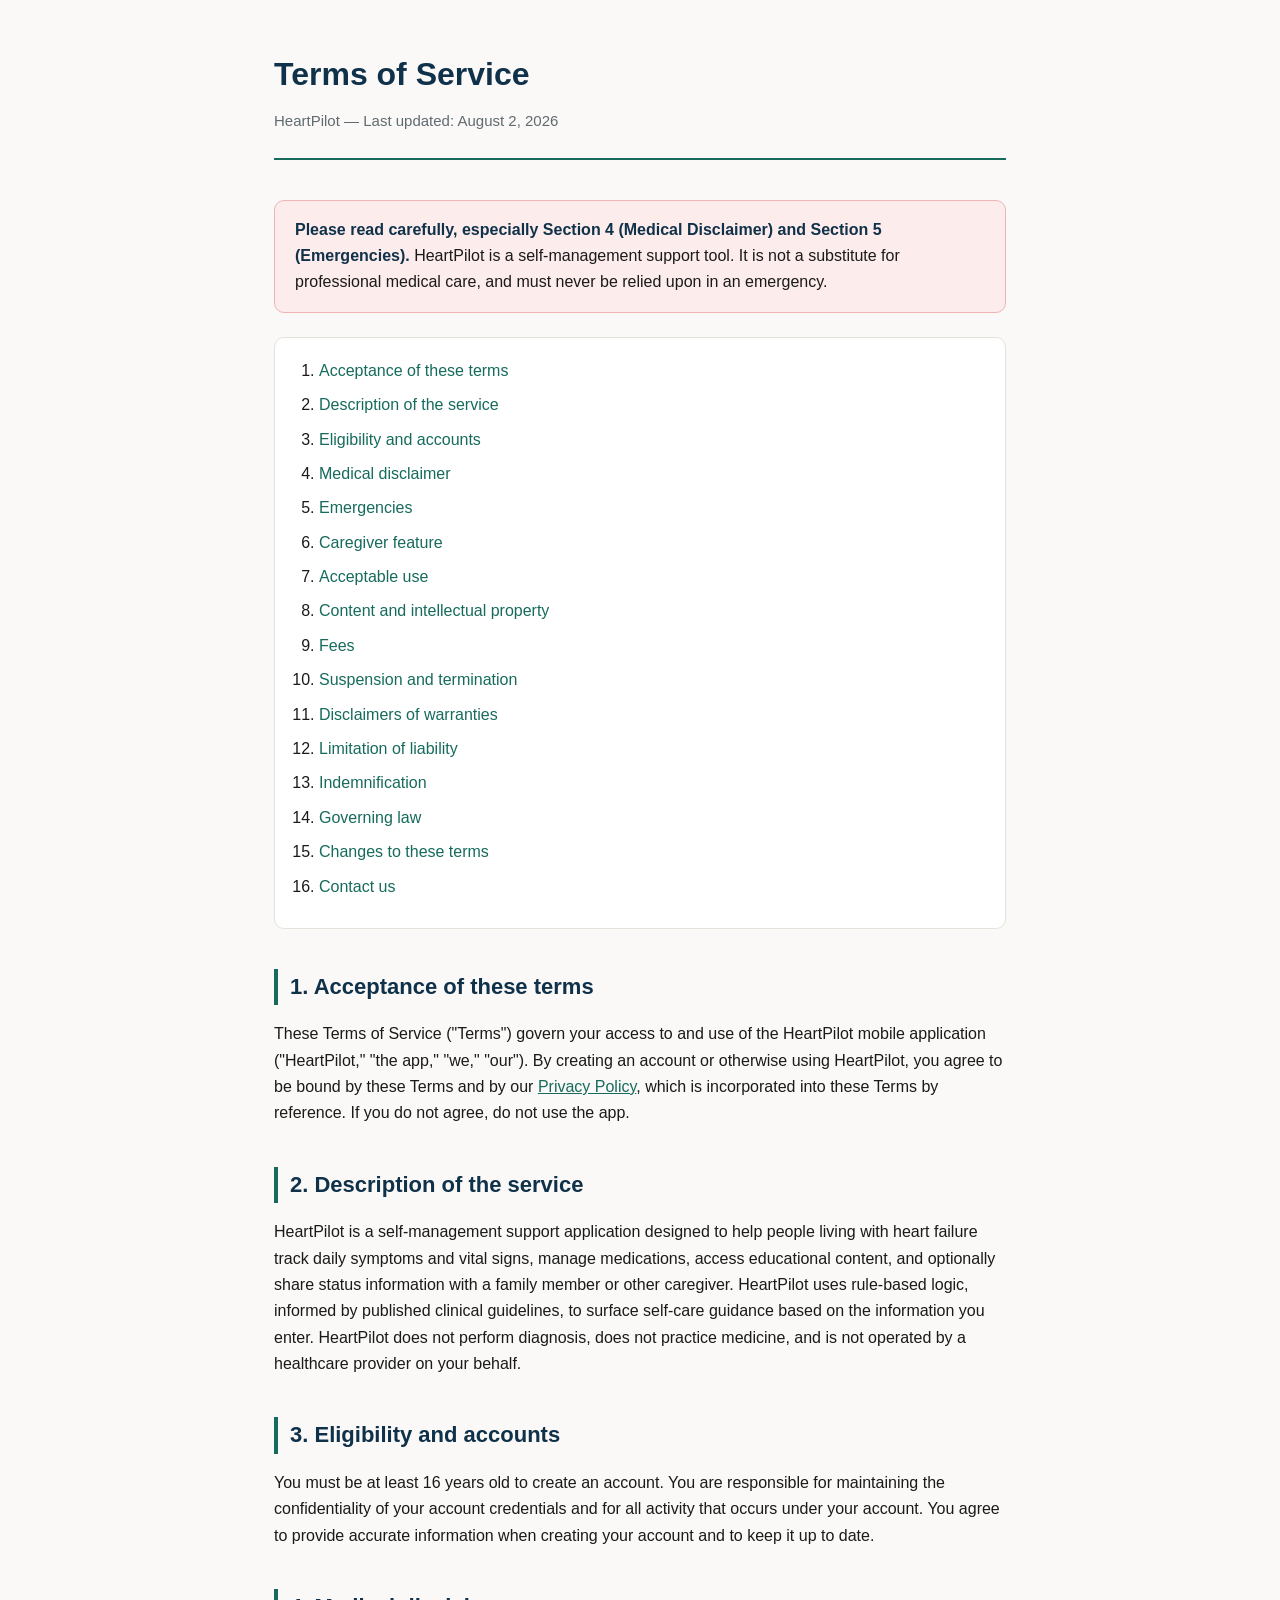
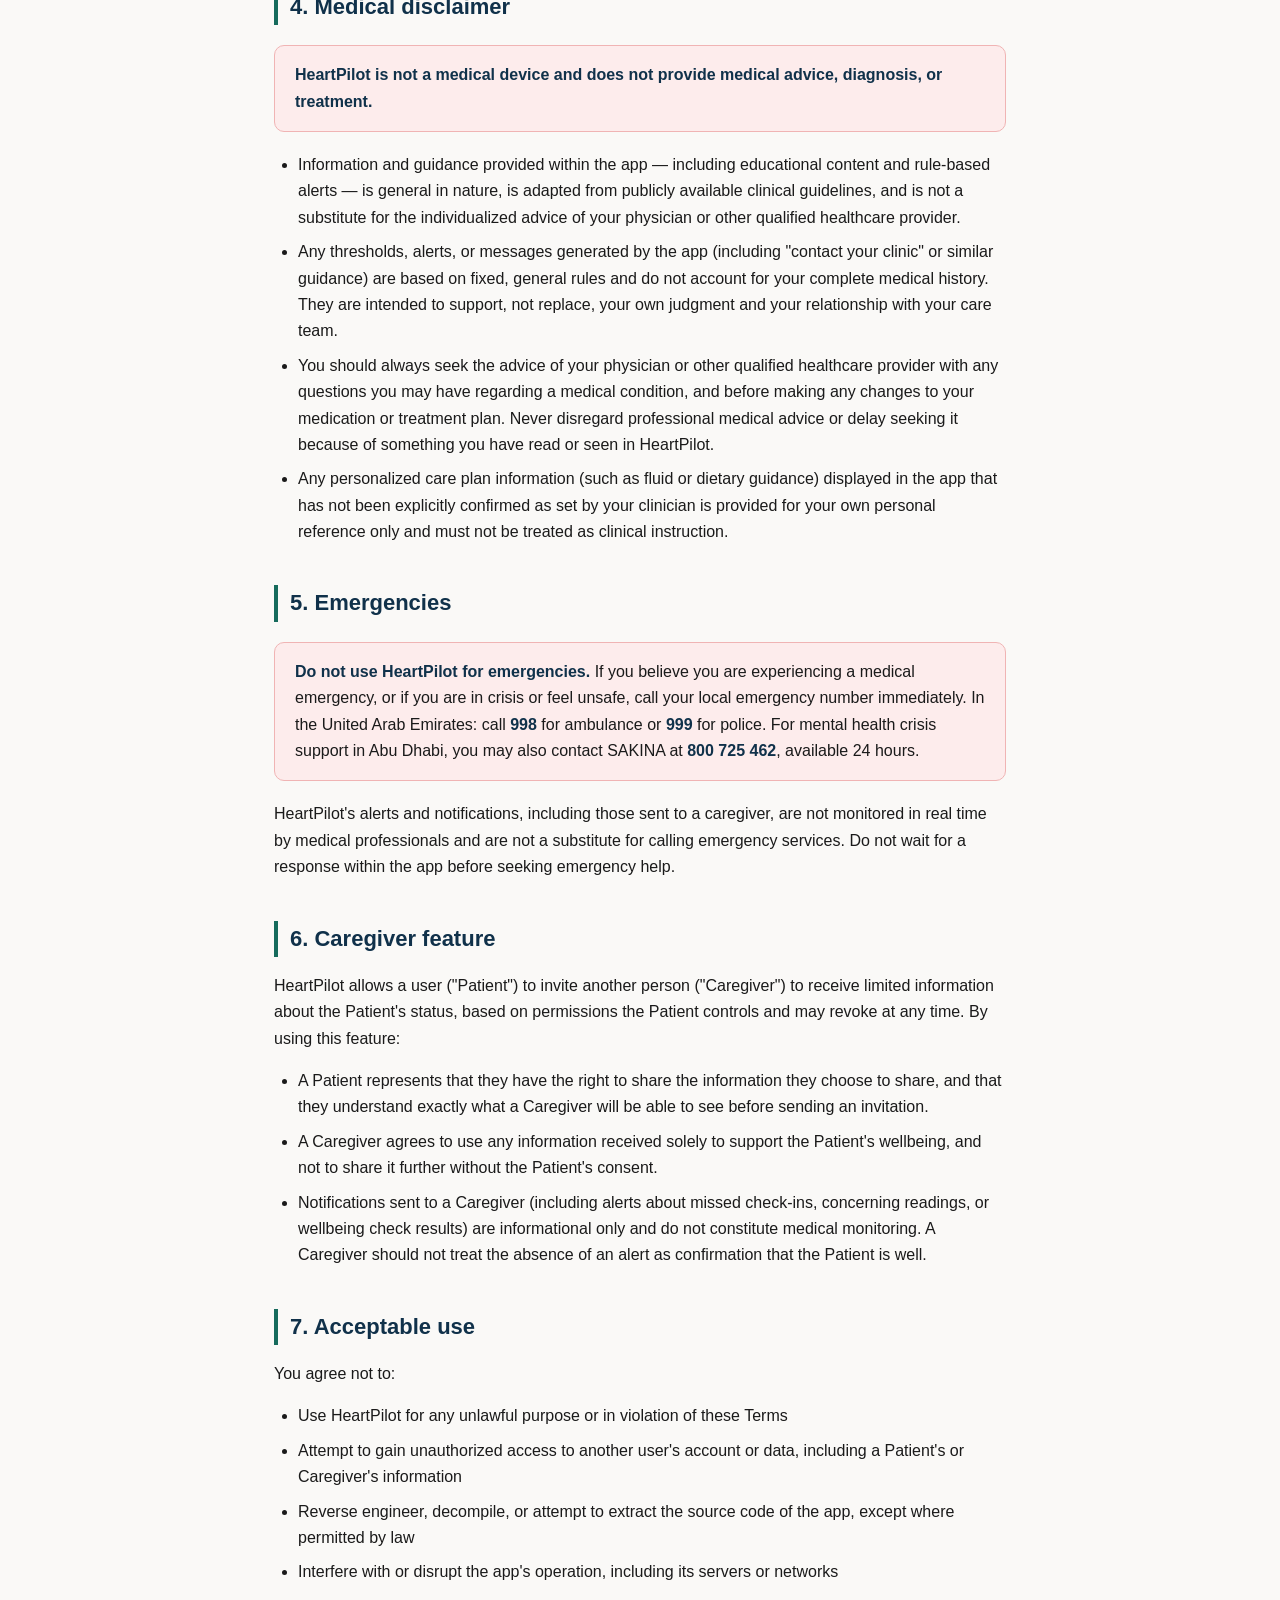
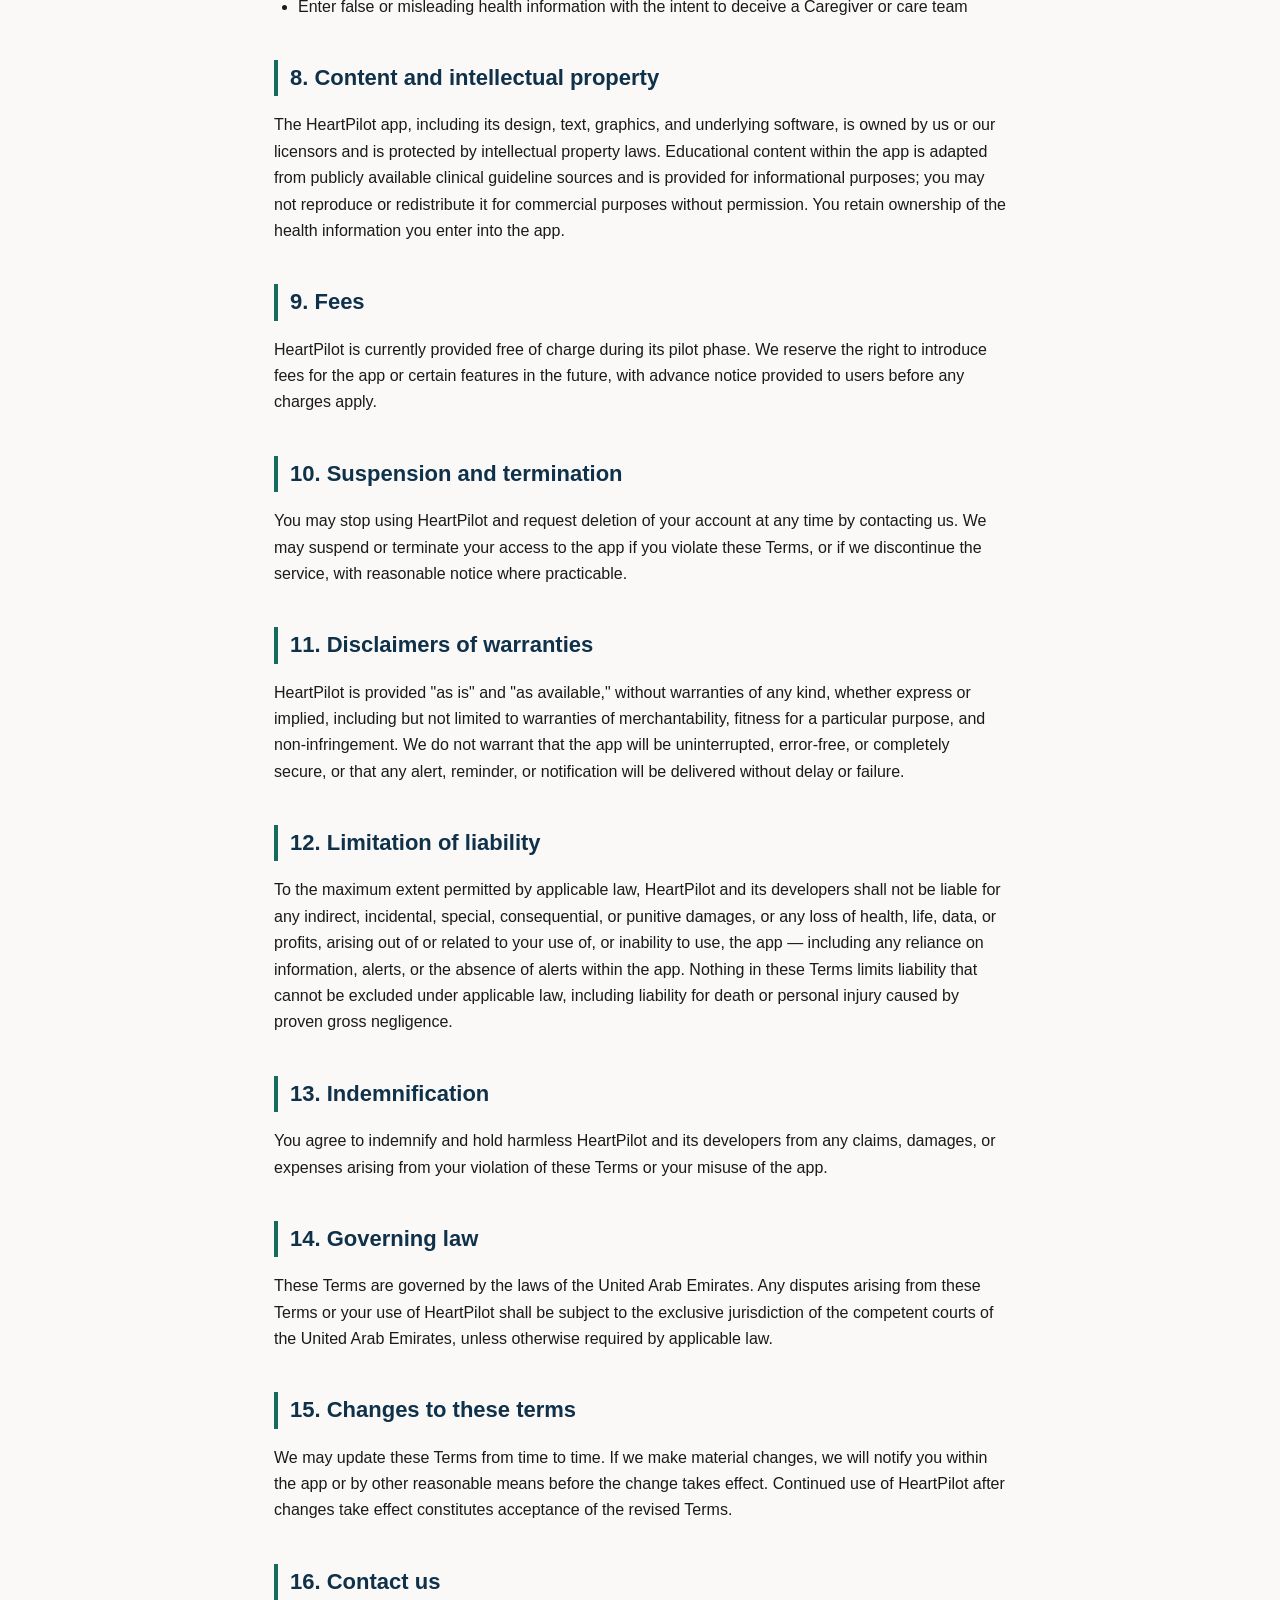
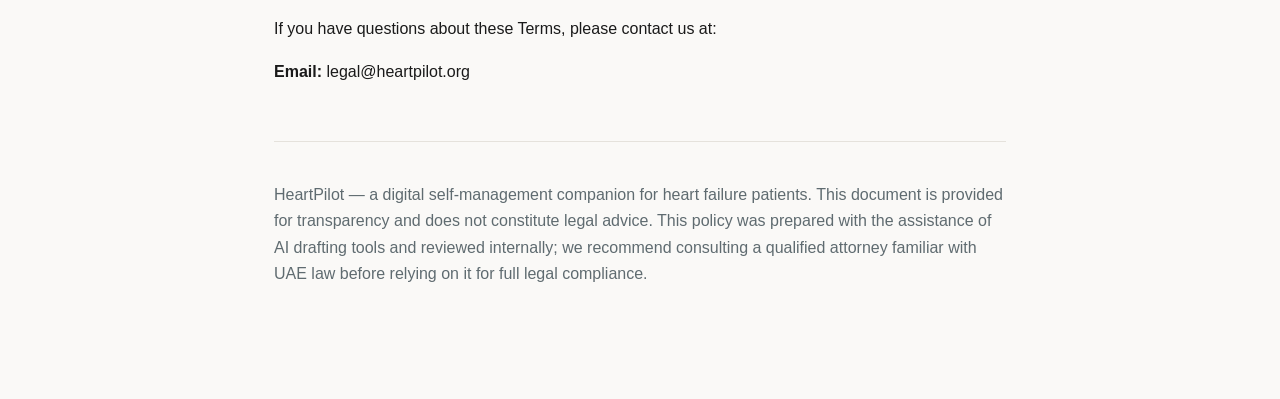
<file: terms-of-service.html>
<!DOCTYPE html>
<html lang="en">
<head>
<meta charset="UTF-8">
<meta name="viewport" content="width=device-width, initial-scale=1.0">
<title>Terms of Service — HeartPilot</title>
<style>
  :root {
    --teal: #166B5C;
    --navy: #10314A;
    --bg: #FAF9F7;
    --text: #1A1A1A;
    --muted: #5F6B70;
    --border: #E5E2DC;
  }
  * { box-sizing: border-box; }
  body {
    font-family: -apple-system, BlinkMacSystemFont, "Segoe UI", Roboto, Helvetica, Arial, sans-serif;
    background: var(--bg);
    color: var(--text);
    line-height: 1.65;
    margin: 0;
    padding: 0;
  }
  .wrap {
    max-width: 780px;
    margin: 0 auto;
    padding: 48px 24px 96px;
  }
  header {
    margin-bottom: 40px;
    border-bottom: 2px solid var(--teal);
    padding-bottom: 24px;
  }
  h1 {
    color: var(--navy);
    font-size: 32px;
    margin: 0 0 8px;
  }
  .subtitle {
    color: var(--muted);
    font-size: 15px;
  }
  h2 {
    color: var(--navy);
    font-size: 22px;
    margin-top: 40px;
    margin-bottom: 12px;
    border-left: 4px solid var(--teal);
    padding-left: 12px;
  }
  h3 {
    color: var(--navy);
    font-size: 17px;
    margin-top: 24px;
    margin-bottom: 8px;
  }
  p, li { font-size: 16px; }
  ul, ol { padding-left: 24px; }
  li { margin-bottom: 8px; }
  .callout {
    background: #FFF8E5;
    border: 1px solid #F0DFA0;
    border-radius: 10px;
    padding: 16px 20px;
    margin: 20px 0;
  }
  .callout.critical {
    background: #FDECEC;
    border-color: #F0B4B4;
  }
  .callout p { margin: 0; }
  .callout strong { color: var(--navy); }
  footer {
    margin-top: 56px;
    padding-top: 24px;
    border-top: 1px solid var(--border);
    color: var(--muted);
    font-size: 14px;
  }
  a { color: var(--teal); }
  .toc {
    background: white;
    border: 1px solid var(--border);
    border-radius: 10px;
    padding: 20px 24px;
    margin: 24px 0;
  }
  .toc ol { margin: 0; padding-left: 20px; }
  .toc a { text-decoration: none; }
</style>
</head>
<body>
<div class="wrap">

<header>
  <h1>Terms of Service</h1>
  <div class="subtitle">HeartPilot — Last updated: August 2, 2026</div>
</header>

<div class="callout critical">
  <p><strong>Please read carefully, especially Section 4 (Medical Disclaimer) and Section 5 (Emergencies).</strong> HeartPilot is a self-management support tool. It is not a substitute for professional medical care, and must never be relied upon in an emergency.</p>
</div>

<div class="toc">
  <ol>
    <li><a href="#acceptance">Acceptance of these terms</a></li>
    <li><a href="#description">Description of the service</a></li>
    <li><a href="#eligibility">Eligibility and accounts</a></li>
    <li><a href="#medical-disclaimer">Medical disclaimer</a></li>
    <li><a href="#emergencies">Emergencies</a></li>
    <li><a href="#caregiver-terms">Caregiver feature</a></li>
    <li><a href="#conduct">Acceptable use</a></li>
    <li><a href="#content">Content and intellectual property</a></li>
    <li><a href="#fees">Fees</a></li>
    <li><a href="#termination">Suspension and termination</a></li>
    <li><a href="#disclaimers">Disclaimers of warranties</a></li>
    <li><a href="#liability">Limitation of liability</a></li>
    <li><a href="#indemnification">Indemnification</a></li>
    <li><a href="#governing-law">Governing law</a></li>
    <li><a href="#changes">Changes to these terms</a></li>
    <li><a href="#contact">Contact us</a></li>
  </ol>
</div>

<h2 id="acceptance">1. Acceptance of these terms</h2>
<p>These Terms of Service ("Terms") govern your access to and use of the HeartPilot mobile application ("HeartPilot," "the app," "we," "our"). By creating an account or otherwise using HeartPilot, you agree to be bound by these Terms and by our <a href="privacy-policy.html">Privacy Policy</a>, which is incorporated into these Terms by reference. If you do not agree, do not use the app.</p>

<h2 id="description">2. Description of the service</h2>
<p>HeartPilot is a self-management support application designed to help people living with heart failure track daily symptoms and vital signs, manage medications, access educational content, and optionally share status information with a family member or other caregiver. HeartPilot uses rule-based logic, informed by published clinical guidelines, to surface self-care guidance based on the information you enter. HeartPilot does not perform diagnosis, does not practice medicine, and is not operated by a healthcare provider on your behalf.</p>

<h2 id="eligibility">3. Eligibility and accounts</h2>
<p>You must be at least 16 years old to create an account. You are responsible for maintaining the confidentiality of your account credentials and for all activity that occurs under your account. You agree to provide accurate information when creating your account and to keep it up to date.</p>

<h2 id="medical-disclaimer">4. Medical disclaimer</h2>
<div class="callout critical">
  <p><strong>HeartPilot is not a medical device and does not provide medical advice, diagnosis, or treatment.</strong></p>
</div>
<ul>
  <li>Information and guidance provided within the app — including educational content and rule-based alerts — is general in nature, is adapted from publicly available clinical guidelines, and is not a substitute for the individualized advice of your physician or other qualified healthcare provider.</li>
  <li>Any thresholds, alerts, or messages generated by the app (including "contact your clinic" or similar guidance) are based on fixed, general rules and do not account for your complete medical history. They are intended to support, not replace, your own judgment and your relationship with your care team.</li>
  <li>You should always seek the advice of your physician or other qualified healthcare provider with any questions you may have regarding a medical condition, and before making any changes to your medication or treatment plan. Never disregard professional medical advice or delay seeking it because of something you have read or seen in HeartPilot.</li>
  <li>Any personalized care plan information (such as fluid or dietary guidance) displayed in the app that has not been explicitly confirmed as set by your clinician is provided for your own personal reference only and must not be treated as clinical instruction.</li>
</ul>

<h2 id="emergencies">5. Emergencies</h2>
<div class="callout critical">
  <p><strong>Do not use HeartPilot for emergencies.</strong> If you believe you are experiencing a medical emergency, or if you are in crisis or feel unsafe, call your local emergency number immediately. In the United Arab Emirates: call <strong>998</strong> for ambulance or <strong>999</strong> for police. For mental health crisis support in Abu Dhabi, you may also contact SAKINA at <strong>800 725 462</strong>, available 24 hours.</p>
</div>
<p>HeartPilot's alerts and notifications, including those sent to a caregiver, are not monitored in real time by medical professionals and are not a substitute for calling emergency services. Do not wait for a response within the app before seeking emergency help.</p>

<h2 id="caregiver-terms">6. Caregiver feature</h2>
<p>HeartPilot allows a user ("Patient") to invite another person ("Caregiver") to receive limited information about the Patient's status, based on permissions the Patient controls and may revoke at any time. By using this feature:</p>
<ul>
  <li>A Patient represents that they have the right to share the information they choose to share, and that they understand exactly what a Caregiver will be able to see before sending an invitation.</li>
  <li>A Caregiver agrees to use any information received solely to support the Patient's wellbeing, and not to share it further without the Patient's consent.</li>
  <li>Notifications sent to a Caregiver (including alerts about missed check-ins, concerning readings, or wellbeing check results) are informational only and do not constitute medical monitoring. A Caregiver should not treat the absence of an alert as confirmation that the Patient is well.</li>
</ul>

<h2 id="conduct">7. Acceptable use</h2>
<p>You agree not to:</p>
<ul>
  <li>Use HeartPilot for any unlawful purpose or in violation of these Terms</li>
  <li>Attempt to gain unauthorized access to another user's account or data, including a Patient's or Caregiver's information</li>
  <li>Reverse engineer, decompile, or attempt to extract the source code of the app, except where permitted by law</li>
  <li>Interfere with or disrupt the app's operation, including its servers or networks</li>
  <li>Enter false or misleading health information with the intent to deceive a Caregiver or care team</li>
</ul>

<h2 id="content">8. Content and intellectual property</h2>
<p>The HeartPilot app, including its design, text, graphics, and underlying software, is owned by us or our licensors and is protected by intellectual property laws. Educational content within the app is adapted from publicly available clinical guideline sources and is provided for informational purposes; you may not reproduce or redistribute it for commercial purposes without permission. You retain ownership of the health information you enter into the app.</p>

<h2 id="fees">9. Fees</h2>
<p>HeartPilot is currently provided free of charge during its pilot phase. We reserve the right to introduce fees for the app or certain features in the future, with advance notice provided to users before any charges apply.</p>

<h2 id="termination">10. Suspension and termination</h2>
<p>You may stop using HeartPilot and request deletion of your account at any time by contacting us. We may suspend or terminate your access to the app if you violate these Terms, or if we discontinue the service, with reasonable notice where practicable.</p>

<h2 id="disclaimers">11. Disclaimers of warranties</h2>
<p>HeartPilot is provided "as is" and "as available," without warranties of any kind, whether express or implied, including but not limited to warranties of merchantability, fitness for a particular purpose, and non-infringement. We do not warrant that the app will be uninterrupted, error-free, or completely secure, or that any alert, reminder, or notification will be delivered without delay or failure.</p>

<h2 id="liability">12. Limitation of liability</h2>
<p>To the maximum extent permitted by applicable law, HeartPilot and its developers shall not be liable for any indirect, incidental, special, consequential, or punitive damages, or any loss of health, life, data, or profits, arising out of or related to your use of, or inability to use, the app — including any reliance on information, alerts, or the absence of alerts within the app. Nothing in these Terms limits liability that cannot be excluded under applicable law, including liability for death or personal injury caused by proven gross negligence.</p>

<h2 id="indemnification">13. Indemnification</h2>
<p>You agree to indemnify and hold harmless HeartPilot and its developers from any claims, damages, or expenses arising from your violation of these Terms or your misuse of the app.</p>

<h2 id="governing-law">14. Governing law</h2>
<p>These Terms are governed by the laws of the United Arab Emirates. Any disputes arising from these Terms or your use of HeartPilot shall be subject to the exclusive jurisdiction of the competent courts of the United Arab Emirates, unless otherwise required by applicable law.</p>

<h2 id="changes">15. Changes to these terms</h2>
<p>We may update these Terms from time to time. If we make material changes, we will notify you within the app or by other reasonable means before the change takes effect. Continued use of HeartPilot after changes take effect constitutes acceptance of the revised Terms.</p>

<h2 id="contact">16. Contact us</h2>
<p>If you have questions about these Terms, please contact us at:</p>
<p><strong>Email:</strong> legal@heartpilot.org</p>

<footer>
  <p>HeartPilot — a digital self-management companion for heart failure patients. This document is provided for transparency and does not constitute legal advice. This policy was prepared with the assistance of AI drafting tools and reviewed internally; we recommend consulting a qualified attorney familiar with UAE law before relying on it for full legal compliance.</p>
</footer>

</div>
</body>
</html>
</file>
<file: assets/css/styles.css>
/* HeartPilot landing page. Arial throughout, no external requests.
   Colours are the app's own theme: brand teal #166B5C, navy #10314A, canvas #FAF9F7, and the cream of the app icon. */
:root{
  --bg:#FAF9F7;--surface:#fff;--ink:#10314A;--muted:#55646A;--line:#E4E7E6;--alt:#EAF3F1;
  --teal:#166B5C;--teal-ink:#fff;--teal-text:#166B5C;--deep:#0D473D;--cream:#EFE9DC;
  --g:#2E8367;--a:#C9821F;--r:#BF453B;
  --shadow:0 1px 3px rgba(16,49,74,.06),0 12px 32px rgba(16,49,74,.08);
  --font:Arial,"Helvetica Neue",Helvetica,sans-serif;--radius:20px;
}
@media (prefers-color-scheme:dark){:root{
  --bg:#0C1B26;--surface:#12293A;--ink:#EDEFEA;--muted:#A9B6BC;--line:#234052;--alt:#0F2330;
  --teal:#79B0A5;--teal-ink:#08322B;--teal-text:#8CC2B7;--deep:#08322B;
  --shadow:0 1px 3px rgba(0,0,0,.4),0 16px 40px rgba(0,0,0,.35);
}}
*,*::before,*::after{box-sizing:border-box}
html{scroll-behavior:smooth;scroll-padding-top:84px;-webkit-text-size-adjust:100%}
body{margin:0;background:var(--bg);color:var(--ink);font-family:var(--font);font-size:17px;line-height:1.65;-webkit-font-smoothing:antialiased}
html[lang=ar] body{line-height:1.85}
html[lang=en] [data-l=ar],html[lang=ar] [data-l=en]{display:none!important}
img,svg{max-width:100%}
a{color:var(--teal-text)}
h1,h2,h3{font-family:var(--font);color:var(--ink);line-height:1.2;margin:0 0 .5em;font-weight:700}
html[lang=ar] h1,html[lang=ar] h2,html[lang=ar] h3{line-height:1.45}
h1{font-size:clamp(2rem,5.6vw,3.4rem);letter-spacing:-.02em}
h2{font-size:clamp(1.6rem,3.8vw,2.3rem);letter-spacing:-.01em}
h3{font-size:1.1rem}
html[lang=ar] h1,html[lang=ar] h2{letter-spacing:0}
p{margin:0 0 1em}
.wrap{width:min(1080px,100% - 40px);margin-inline:auto}
.narrow{max-width:740px}.center{text-align:center}
.muted{color:var(--muted)}.ltr{unicode-bidi:isolate}
.lead{font-size:clamp(1.05rem,2.2vw,1.2rem);color:var(--muted)}
:focus-visible{outline:3px solid var(--teal-text);outline-offset:3px;border-radius:6px}
.skip{position:absolute;inset-inline-start:12px;top:-60px;background:var(--ink);color:var(--bg);padding:10px 16px;border-radius:10px;z-index:100;text-decoration:none}
.skip:focus{top:12px}
/* buttons */
.btn{display:inline-flex;align-items:center;justify-content:center;min-height:50px;padding:0 28px;border-radius:999px;background:var(--teal);color:var(--teal-ink);font:700 1rem var(--font);text-decoration:none;border:2px solid var(--teal);cursor:pointer;transition:transform .2s,box-shadow .2s;white-space:nowrap}
.btn:hover{transform:translateY(-2px);box-shadow:0 10px 24px rgba(22,107,92,.28)}
.btn-sm{min-height:40px;padding:0 18px;font-size:.92rem}
/* header */
.site-header{position:sticky;top:0;z-index:50;background:color-mix(in srgb,var(--bg) 88%,transparent);backdrop-filter:blur(14px);-webkit-backdrop-filter:blur(14px);border-block-end:1px solid var(--line)}
.bar{display:flex;align-items:center;justify-content:space-between;gap:12px;min-height:68px}
.brand{display:inline-flex;align-items:center;gap:10px;color:var(--ink);text-decoration:none;font-weight:700;font-size:1.15rem}
.logo{width:44px;height:44px;border-radius:12px;display:block}.logo-lg{width:72px;height:72px;border-radius:18px;margin:0 auto 20px}
.tools{display:flex;align-items:center;gap:10px}
.lang{min-height:40px;padding:0 14px;border-radius:999px;border:1px solid var(--line);background:var(--surface);color:var(--ink);font:700 .92rem var(--font);cursor:pointer}
.lang:hover{border-color:var(--ink)}
@media (max-width:420px){.btn-sm{padding:0 12px;font-size:.85rem}.brand .word{display:none}}
/* hero (layout after the supplied reference: centred headline, italic second line, glass cards around a central visual) */
.hero{padding:clamp(36px,6vw,80px) 0 clamp(40px,6vw,72px);background:radial-gradient(900px 480px at 50% 0%,var(--alt),transparent 70%);overflow:hidden}
.eyebrow{display:inline-block;margin:0 0 18px;color:var(--teal-text);font-style:italic;font-size:1.05rem}
html[lang=ar] .eyebrow{font-style:normal;font-weight:700;font-size:.95rem}
.hero h1{font-size:clamp(2.1rem,5.2vw,4.1rem);line-height:1.1;letter-spacing:-.03em;max-width:19em;margin-inline:auto;text-wrap:balance}
.hero h1 em{display:block;font-style:italic;font-weight:400;color:var(--teal-text)}
html[lang=ar] .hero h1{font-size:clamp(1.8rem,4.4vw,3.3rem);line-height:1.4}html[lang=ar] .hero h1 em{font-style:normal;font-weight:700}
.hero .lead{max-width:40em;margin:0 auto 28px}
.cta{display:flex;flex-wrap:wrap;gap:12px;justify-content:center;margin:0 0 8px}
.btn-dark{background:var(--ink);border-color:var(--ink);color:var(--bg)}
.btn-dark:hover{box-shadow:0 10px 24px rgba(16,49,74,.3)}
.btn-ghost{background:var(--surface);color:var(--ink);border:1px solid var(--line)}
.btn-ghost:hover{border-color:var(--ink);box-shadow:none}
.arr{font-style:normal;margin-inline-start:8px}html[dir=rtl] .arr{display:inline-block;transform:scaleX(-1)}
.stage{position:relative;max-width:1040px;margin:44px auto 0;height:clamp(420px,52vw,560px);clip-path:inset(0 -300px 0 -300px)}
.badge{position:absolute;inset-inline-end:7%;top:18px;width:104px;height:104px;color:var(--teal-text);z-index:5}
.badge svg{width:100%;height:100%;overflow:visible}
.badge text{font:700 9.5px Arial,sans-serif;letter-spacing:.18em;fill:currentColor}
html[lang=ar] .badge text{letter-spacing:0;font-size:11px}
.spin{transform-origin:60px 60px;animation:spin 28s linear infinite}
@keyframes spin{to{transform:rotate(360deg)}}
@media (max-width:640px){.badge{display:none}}
.notch{position:absolute;top:18px;inset-inline:0;margin-inline:auto;width:84px;height:24px;background:#000;border-radius:14px;z-index:2}
.screen{height:100%;border-radius:34px;background:#FAF9F7;padding:52px 14px 14px;display:flex;flex-direction:column;gap:10px;color:#10314A;overflow:hidden}
.s-top b{font-size:1.4rem}
.s-card{border-radius:18px;padding:14px;text-align:start}
.s-ok{display:flex;gap:12px;align-items:center;background:#E8F2EC}
.s-ico{width:42px;height:42px;border-radius:13px;background:#2E8367;display:grid;place-items:center;flex:none}
.s-ok small,.s-num small{display:block;font-size:.72rem;color:#5F6B70}
.s-ok strong{font-size:1.02rem;color:#1C5A47;line-height:1.25;display:block}
.s-num{background:#fff;box-shadow:0 2px 10px rgba(16,49,74,.07);position:relative}
.s-num strong{font-size:1.9rem;line-height:1.2}.s-num i{font-size:.9rem;font-style:normal;color:#5F6B70}
.spark{width:96px;position:absolute;inset-inline-end:14px;bottom:16px;color:#166B5C}
.s-done{background:#fff;box-shadow:0 2px 10px rgba(16,49,74,.07);display:flex;flex-direction:column;gap:2px}
.s-done b{font-size:.95rem}.s-done span{font-size:.8rem;color:#5F6B70}
.gcard{position:absolute;width:210px;padding:16px 18px;border-radius:20px;background:color-mix(in srgb,var(--surface) 82%,transparent);backdrop-filter:blur(12px);-webkit-backdrop-filter:blur(12px);border:1px solid var(--line);box-shadow:var(--shadow);text-align:start;z-index:5}
.gcard b{display:block;font-size:.95rem;margin:8px 0 4px}.gcard span{font-size:.85rem;color:var(--muted);display:block}
.gcard svg{color:var(--teal-text)}.gcard .logo{width:30px;height:30px;border-radius:8px}
.g-left{inset-inline-start:1%;top:170px;transform:rotate(-6deg)}
.g-right{inset-inline-end:1%;top:230px;transform:rotate(5deg)}
html[dir=rtl] .g-left{transform:rotate(6deg)}html[dir=rtl] .g-right{transform:rotate(-5deg)}
.stage-note{position:absolute;inset-inline-start:3%;top:60px;margin:0;font-size:.85rem;color:var(--muted);text-align:start;max-width:200px;z-index:5}
.stage-note i{display:block;width:28px;height:2px;background:var(--line);margin-bottom:8px}
.stage-tag{position:absolute;inset-inline-end:2%;bottom:56px;margin:0;font-size:.85rem;color:var(--muted);text-align:end;max-width:170px;z-index:5}
.cap{font-size:.8rem;color:var(--muted);margin:0;padding:14px 0 28px}
@media (max-width:900px){.gcard{width:170px;padding:12px 14px}.g-left{top:150px}.g-right{top:215px}.stage-note,.stage-tag{display:none}}
@media (max-width:640px){.stage{height:480px}.phone{height:520px}.g-left{inset-inline-start:-6px;top:385px;width:150px}.g-right{inset-inline-end:-6px;top:415px;width:150px}.gcard span{display:none}}
/* header pill nav */
.pill-nav{display:flex;gap:2px;padding:5px;border-radius:999px;background:var(--surface);border:1px solid var(--line)}
.pill-nav a{padding:8px 16px;border-radius:999px;text-decoration:none;color:var(--ink);font-weight:700;font-size:.88rem}
.pill-nav a:hover{background:var(--alt)}
@media (max-width:860px){.pill-nav{display:none}}
/* sections */
section{padding:clamp(52px,8vw,92px) 0}
.alt{background:var(--alt)}
.sec-head{margin-bottom:32px;text-align:center}
.card{background:var(--surface);border:1px solid var(--line);border-radius:var(--radius);padding:26px;box-shadow:var(--shadow)}
.card p{color:var(--muted);margin:0}
.grid,.steps{list-style:none;margin:0;padding:0;display:grid;grid-template-columns:repeat(3,1fr);gap:20px}
.num{display:grid;place-items:center;width:38px;height:38px;border-radius:12px;background:var(--teal);color:var(--teal-ink);font-weight:700;margin-bottom:14px}
.notif{display:flex;gap:14px;align-items:center;max-width:460px;margin:36px auto 0;padding:14px 18px;border-radius:20px;background:var(--surface);border:1px solid var(--line);box-shadow:var(--shadow)}
.notif .logo{width:40px;height:40px;border-radius:10px;flex:none}
.notif b{display:block;font-size:.95rem}.notif span{font-size:.9rem;color:var(--muted)}
.sub{text-align:center;margin:44px 0 18px}
.two{display:grid;grid-template-columns:1fr 1fr;gap:20px;margin-bottom:20px}
.ticks,.crosses{list-style:none;margin:0;padding:0}
.ticks li,.crosses li{position:relative;padding-inline-start:30px;margin:0 0 10px}
.ticks li:last-child,.crosses li:last-child{margin:0}
.ticks li::before,.crosses li::before{position:absolute;inset-inline-start:0;top:.15em;width:20px;height:20px;border-radius:50%;display:grid;place-items:center;font-size:.8rem;font-weight:700;line-height:1}
.ticks li::before{content:"✓";background:#E8F2EC;color:#1C5A47}
.crosses li::before{content:"–";background:var(--alt);color:var(--muted)}
.ph-card{margin-top:24px;border-style:dashed}
.faq{background:var(--surface);border:1px solid var(--line);border-radius:16px;margin:0 0 12px;padding:0 22px}
.faq summary{cursor:pointer;font-weight:700;padding:18px 0;list-style:none;display:flex;justify-content:space-between;gap:12px}
.faq summary::-webkit-details-marker{display:none}
.faq summary::after{content:"+";font-size:1.3rem;color:var(--teal-text);line-height:1}
.faq[open] summary::after{content:"–"}
.faq p{color:var(--muted);padding-bottom:18px;margin:0}
.cta-band{background:linear-gradient(160deg,var(--deep),var(--teal));color:#EFE9DC}
.cta-band h2{color:#EFE9DC}.cta-band .lead{color:#D6DDD6}.cta-band .muted{color:#C8D4CE}
.cta-band .btn{background:#EFE9DC;border-color:#EFE9DC;color:#10314A}
.site-footer{padding:40px 0 52px;font-size:.95rem;color:var(--muted)}
.foot-top{display:flex;flex-wrap:wrap;gap:16px;justify-content:space-between;align-items:center;margin-bottom:18px}
.foot-links{display:flex;gap:20px;list-style:none;margin:0;padding:0}
.emerg{color:var(--ink);font-size:1.05rem}.small{font-size:.85rem}
@media (max-width:900px){.grid,.steps{grid-template-columns:1fr 1fr}.two{grid-template-columns:1fr}}
@media (max-width:620px){.grid,.steps{grid-template-columns:1fr}.card{padding:22px}}
@keyframes rise{from{opacity:0;transform:translateY(24px)}to{opacity:1;transform:none}}
@media (prefers-reduced-motion:reduce){*,*::before,*::after{animation:none!important;transition:none!important;scroll-behavior:auto!important}}

/* editorial touches after the supplied references */
h2 em{font-style:italic;font-weight:400;color:var(--teal-text)}
html[lang=ar] h2 em{font-style:normal;font-weight:700}
.btn-ghost{background:transparent;border:1.5px solid var(--ink)}
.split{display:grid;grid-template-columns:1fr 1fr;gap:clamp(24px,6vw,80px);align-items:center}
.split h2{font-size:clamp(2rem,4.6vw,3.2rem);margin:0}
.split .lead{margin:0}
@media (max-width:760px){.split{grid-template-columns:1fr}}
.grid{gap:36px 40px}
.col{list-style:none;border-top:1px solid var(--ink);padding-top:16px}
.col h3{font-size:1rem;margin:0 0 8px}.col p{font-size:.92rem;color:var(--muted);margin:0}
.steps{gap:36px 40px}
.step{list-style:none;border-top:1px solid var(--ink);padding-top:16px}
.step .num{display:block;width:auto;height:auto;background:none;color:var(--teal-text);font-size:2.6rem;font-style:italic;font-weight:400;line-height:1;margin-bottom:14px}
.step h3{margin:0 0 8px}.step p{color:var(--muted);margin:0}
.sec-head{text-align:start;max-width:none}
.sec-head h2{font-size:clamp(2rem,4.6vw,3.2rem)}
.cta-band h2{font-size:clamp(2rem,5vw,3.4rem)}
.cta-band h2 em{color:#EFE9DC;opacity:.85}
.lead-hero{max-width:34em}
.lead-hero strong{display:block;color:var(--ink);font-size:clamp(1.25rem,2.8vw,1.7rem);line-height:1.3;margin-bottom:.5em;letter-spacing:-.01em}
.split.top{align-items:start}
.rows{list-style:none;margin:0;padding:0}
.row{border-top:1px solid var(--ink);padding:16px 0 20px}
.row:last-child{border-bottom:1px solid var(--ink)}
.row h3{margin:0 0 6px}.row p{margin:0;color:var(--muted);font-size:.95rem}
#reminders h2{margin-bottom:.6em}


/* showcase: full-bleed colour blocks; the whole slide swipes left while the background blends to the next colourway */
.sr{position:absolute;width:1px;height:1px;overflow:hidden;clip:rect(0 0 0 0);white-space:nowrap}
.show{padding:0;position:relative;overflow:hidden;color:#EFE9DC;background:#08322B;transition:background-color 1s ease,color 1s ease;isolation:isolate}
.show[data-c="0"]{background:#08322B;color:#EFE9DC}
.show[data-c="1"]{background:#10314A;color:#EFE9DC}
.show[data-c="2"]{background:#115247;color:#EFE9DC}
.show[data-c="3"]{background:#EFE9DC;color:#10314A}
.grain{position:absolute;inset:0;z-index:3;pointer-events:none;opacity:.16;mix-blend-mode:overlay;background-image:url("data:image/svg+xml;utf8,<svg xmlns='http://www.w3.org/2000/svg' width='160' height='160'><filter id='n'><feTurbulence type='fractalNoise' baseFrequency='.9' numOctaves='2' stitchTiles='stitch'/></filter><rect width='100%25' height='100%25' filter='url(%23n)' opacity='.7'/></svg>")}
.viewport{overflow:hidden;position:relative;z-index:1}
.track{display:flex;width:500%;direction:ltr;transition:transform 1.05s cubic-bezier(.65,0,.25,1);will-change:transform;backface-visibility:hidden;transform:translate3d(0,0,0)}
.track.snap{transition:none}
.slide{width:20%;flex:none;height:clamp(500px,calc(100vh - 68px),780px)}
html[dir=rtl] .slide{direction:rtl}
.si{width:min(1180px,100% - 48px);margin-inline:auto;height:100%;position:relative}
.slide .si{display:grid;grid-template-columns:minmax(0,1.1fr) minmax(0,.9fr);align-items:center;gap:24px;padding-inline-end:84px}
.s-h{font:900 clamp(2rem,min(5.4vw,9vh),4.8rem)/.95 var(--font);letter-spacing:-.045em;text-transform:uppercase;margin:0 0 20px;color:inherit}
html[lang=ar] .s-h{text-transform:none;letter-spacing:0;line-height:1.25;font-size:clamp(1.9rem,min(4.8vw,8vh),4rem)}
.s-copy p{max-width:22em;opacity:.78;margin:0;font-size:1.05rem;color:inherit}
.s-phone{position:relative;justify-self:center;width:min(290px,100%,max(130px,calc((100vh - 68px - 160px) / 2.2)))}
.ph2{position:relative;display:block;background:#0B1623;border-radius:44px;padding:9px;box-shadow:0 0 0 1px rgba(239,233,220,.22),inset 0 0 0 2px #223249,0 40px 80px rgba(0,0,0,.45);background-image:linear-gradient(135deg,rgba(255,255,255,.16),transparent 35%)}
.ph2 img{display:block;width:100%;height:auto;border-radius:36px}
.ph2 .notch{top:2.6%;width:30%;height:auto;aspect-ratio:3.5;border-radius:99px}
.shadow{position:absolute;left:8%;right:8%;bottom:-26px;height:34px;background:radial-gradient(closest-side,rgba(0,0,0,.55),transparent);filter:blur(8px)}
.s-meta{position:absolute;top:34px;inset-inline-end:84px;text-align:end;line-height:1.2}
.s-meta b{font-size:1.6rem;letter-spacing:-.02em}.s-meta span{opacity:.6;font-size:.95rem;margin-inline-start:4px}.s-meta em{display:block;font-style:normal;opacity:.8;font-size:.9rem;margin-top:4px}
.fixed{position:absolute;inset:0;z-index:4;pointer-events:none}
.fixed .si{height:100%}
.fixed > .si > *{pointer-events:auto}
.show-cap{position:absolute;inset-inline-start:0;bottom:22px;margin:0;font-size:.78rem;opacity:.7;max-width:24em}
.swatches{position:absolute;inset-inline-end:0;top:50%;transform:translateY(-50%);display:flex;flex-direction:column;gap:14px}
.sw{width:32px;height:32px;border-radius:50%;padding:0;cursor:pointer;border:0;box-shadow:0 0 0 1px rgba(239,233,220,.5);transition:transform .3s}
.sw:nth-child(1){background:#08322B}.sw:nth-child(2){background:#10314A}.sw:nth-child(3){background:#115247}.sw:nth-child(4){background:#EFE9DC}
.show[data-c="3"] .sw{box-shadow:0 0 0 1px rgba(16,49,74,.45)}
.sw.on{outline:2px solid currentColor;outline-offset:4px}
.show :focus-visible{outline:3px solid currentColor;outline-offset:4px}
.glass-cta{position:absolute;inset-inline-end:84px;bottom:20px;display:inline-flex;align-items:center;gap:8px;min-height:48px;padding:0 26px;border-radius:999px;background:rgba(255,255,255,.14);border:1px solid rgba(255,255,255,.35);backdrop-filter:blur(14px);-webkit-backdrop-filter:blur(14px);color:inherit;font:700 1rem var(--font);text-decoration:none;box-shadow:0 8px 24px rgba(0,0,0,.2)}
.show[data-c="3"] .glass-cta{background:rgba(16,49,74,.1);border-color:rgba(16,49,74,.35)}
.glass-cta:hover{background:rgba(255,255,255,.24)}
.pause{position:absolute;inset-inline-end:0;bottom:20px;width:40px;height:40px;border-radius:50%;border:1px solid currentColor;background:none;color:inherit;font-size:.7rem;cursor:pointer;opacity:.8}
@media (max-width:760px){
  .slide{height:clamp(540px,calc(100vh - 68px),700px);height:clamp(540px,calc(100svh - 68px),700px)}
  .slide .si{grid-template-columns:1fr;align-content:start;padding-inline-end:56px;padding-top:44px;gap:20px}
  .s-h{font-size:clamp(1.8rem,min(9vw,5.5vh),2.8rem)}
  .s-phone{width:min(200px,60%,max(110px,calc((100svh - 68px - 300px) / 2.2)));justify-self:center}
  .s-meta{top:12px;inset-inline-end:56px}
  .swatches{gap:10px}.sw{width:30px;height:30px}
  .glass-cta{inset-inline-end:56px;bottom:16px;min-height:44px;padding:0 18px;font-size:.92rem}
  .show-cap{display:none}.pause{bottom:16px}
}
@media (prefers-reduced-motion:reduce){.track,.show{transition:none}}

/* smoother swipe: the headline, phone and counter travel on slightly different curves */
.s-copy,.s-phone,.s-meta{transition:opacity .9s ease;will-change:transform}
.track .s-phone{animation:none}
/* join dialog */
#join{border:0;border-radius:24px;padding:0;max-width:min(440px,calc(100% - 32px));width:100%;background:var(--surface);color:var(--ink);box-shadow:0 30px 90px rgba(10,30,45,.45)}
#join::backdrop{background:rgba(8,30,28,.62);backdrop-filter:blur(4px)}
#join form{position:relative;padding:30px 28px 26px;display:flex;flex-direction:column;gap:12px}
#join h2{font-size:1.9rem;margin:0}
#join p{margin:0}
#join label{font-weight:700;font-size:.95rem}
#join input{font:inherit;font-size:1.05rem;padding:14px 16px;border-radius:14px;border:1.5px solid var(--line);background:var(--bg);color:var(--ink);width:100%}
#join input:focus{outline:3px solid var(--teal-text);outline-offset:1px;border-color:var(--teal-text)}
#join .err{color:#B3261E;font-size:.9rem}
@media (prefers-color-scheme:dark){#join .err{color:#FF9C94}}
#join .wide{width:100%;margin-top:4px}
#join .x{position:absolute;inset-inline-end:14px;top:12px;width:40px;height:40px;border-radius:50%;border:0;background:none;color:var(--muted);font-size:1.6rem;cursor:pointer;line-height:1}
#join .x:hover{background:var(--alt)}
#join .ok{display:flex;flex-direction:column;gap:4px;padding:14px 16px;border-radius:14px;background:var(--alt)}
#join .ok span{color:var(--muted);font-size:.95rem}
#join[open]{animation:pop .35s cubic-bezier(.2,.8,.2,1)}
@keyframes pop{from{opacity:0;transform:translateY(14px) scale(.98)}to{opacity:1;transform:none}}
@media (prefers-reduced-motion:reduce){#join[open]{animation:none}}
#join [hidden]{display:none!important}
.hp-field{position:absolute!important;left:-9999px;width:1px;height:1px;opacity:0}
/* features grid: the seventh card sits on its own full-width row so the grid stays balanced */
.col.soon{grid-column:1/-1}
/* soft hand-over from the tinted problem band into the page background */
.fade-down{background:linear-gradient(180deg,var(--alt) 0%,var(--alt) 35%,color-mix(in srgb,var(--alt) 55%,var(--bg)) 70%,var(--bg) 100%)}
.fade-down+#benefits{padding-top:clamp(28px,5vw,56px)}
/* benefits: headlines only */
#benefits .grid{gap:0 40px}
#benefits .col{padding:18px 0 22px}
#benefits .col h3{font-size:1.15rem;margin:0}
</file>
